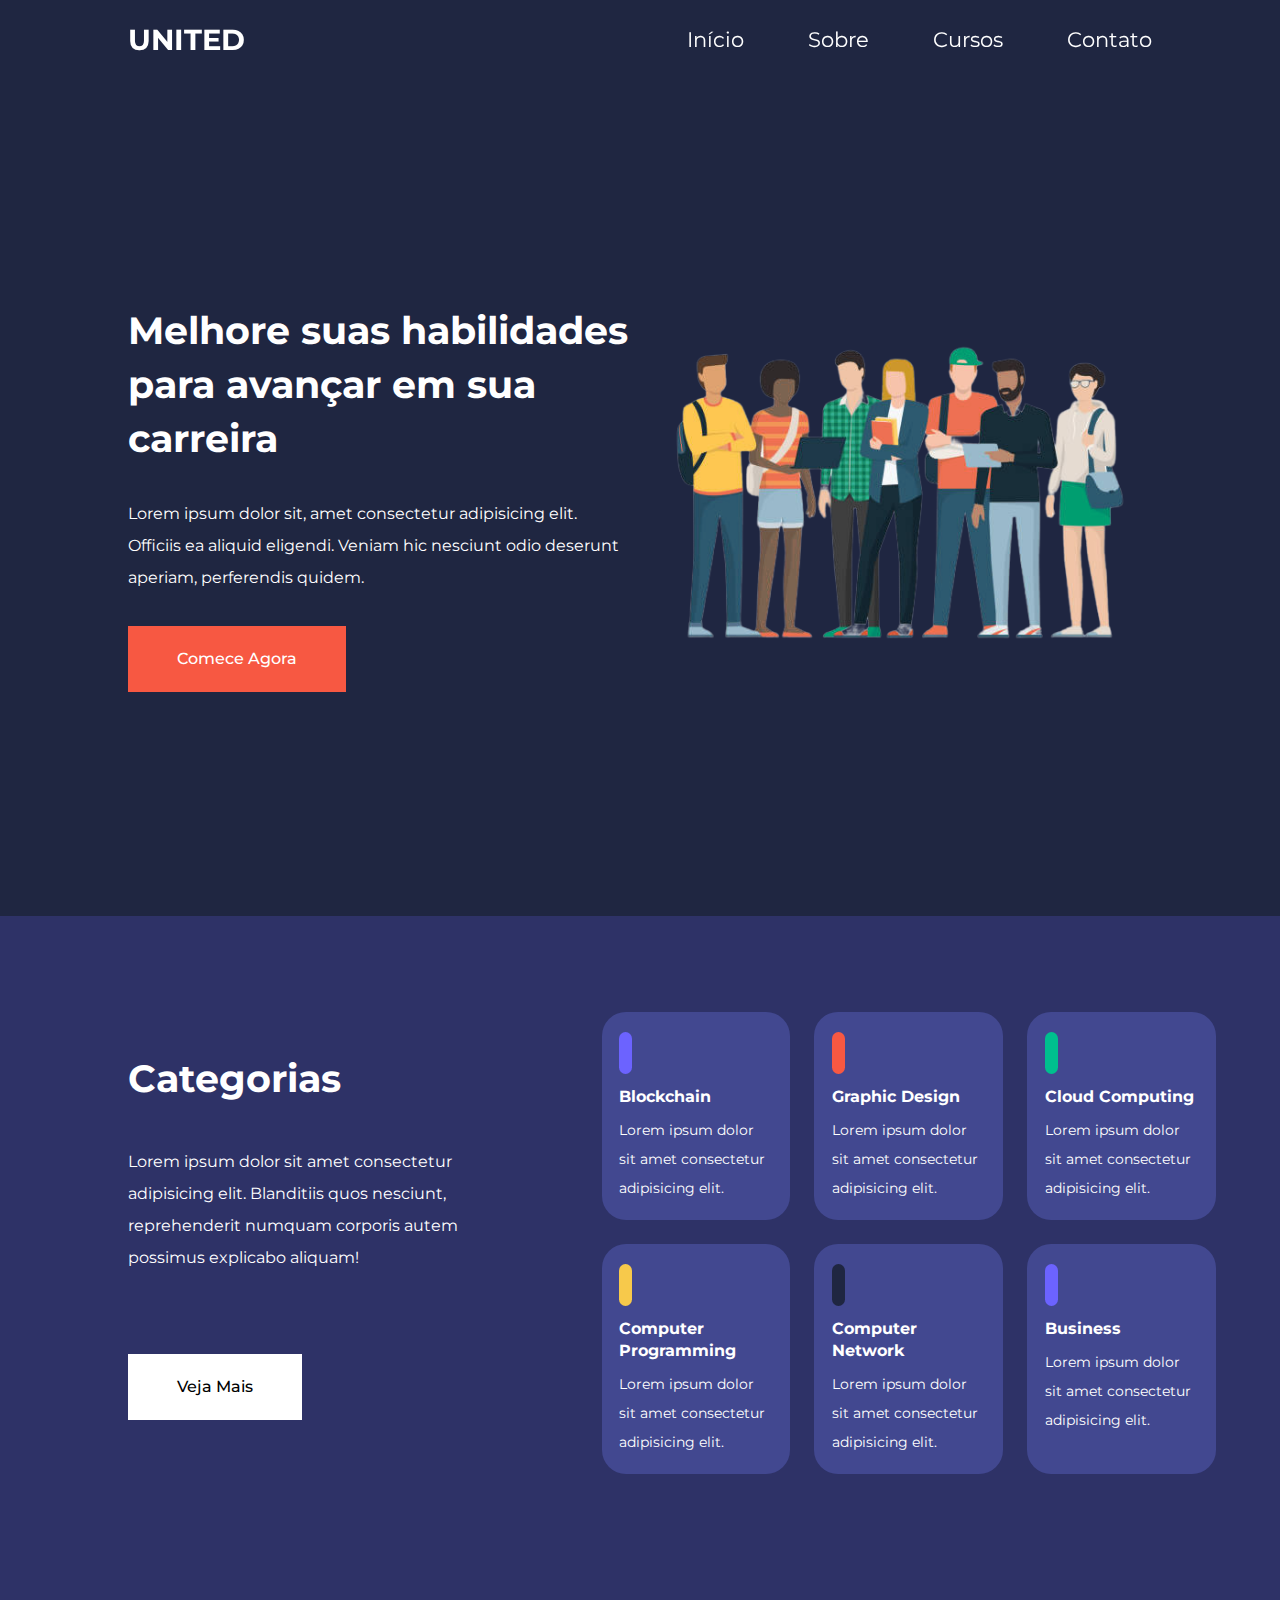
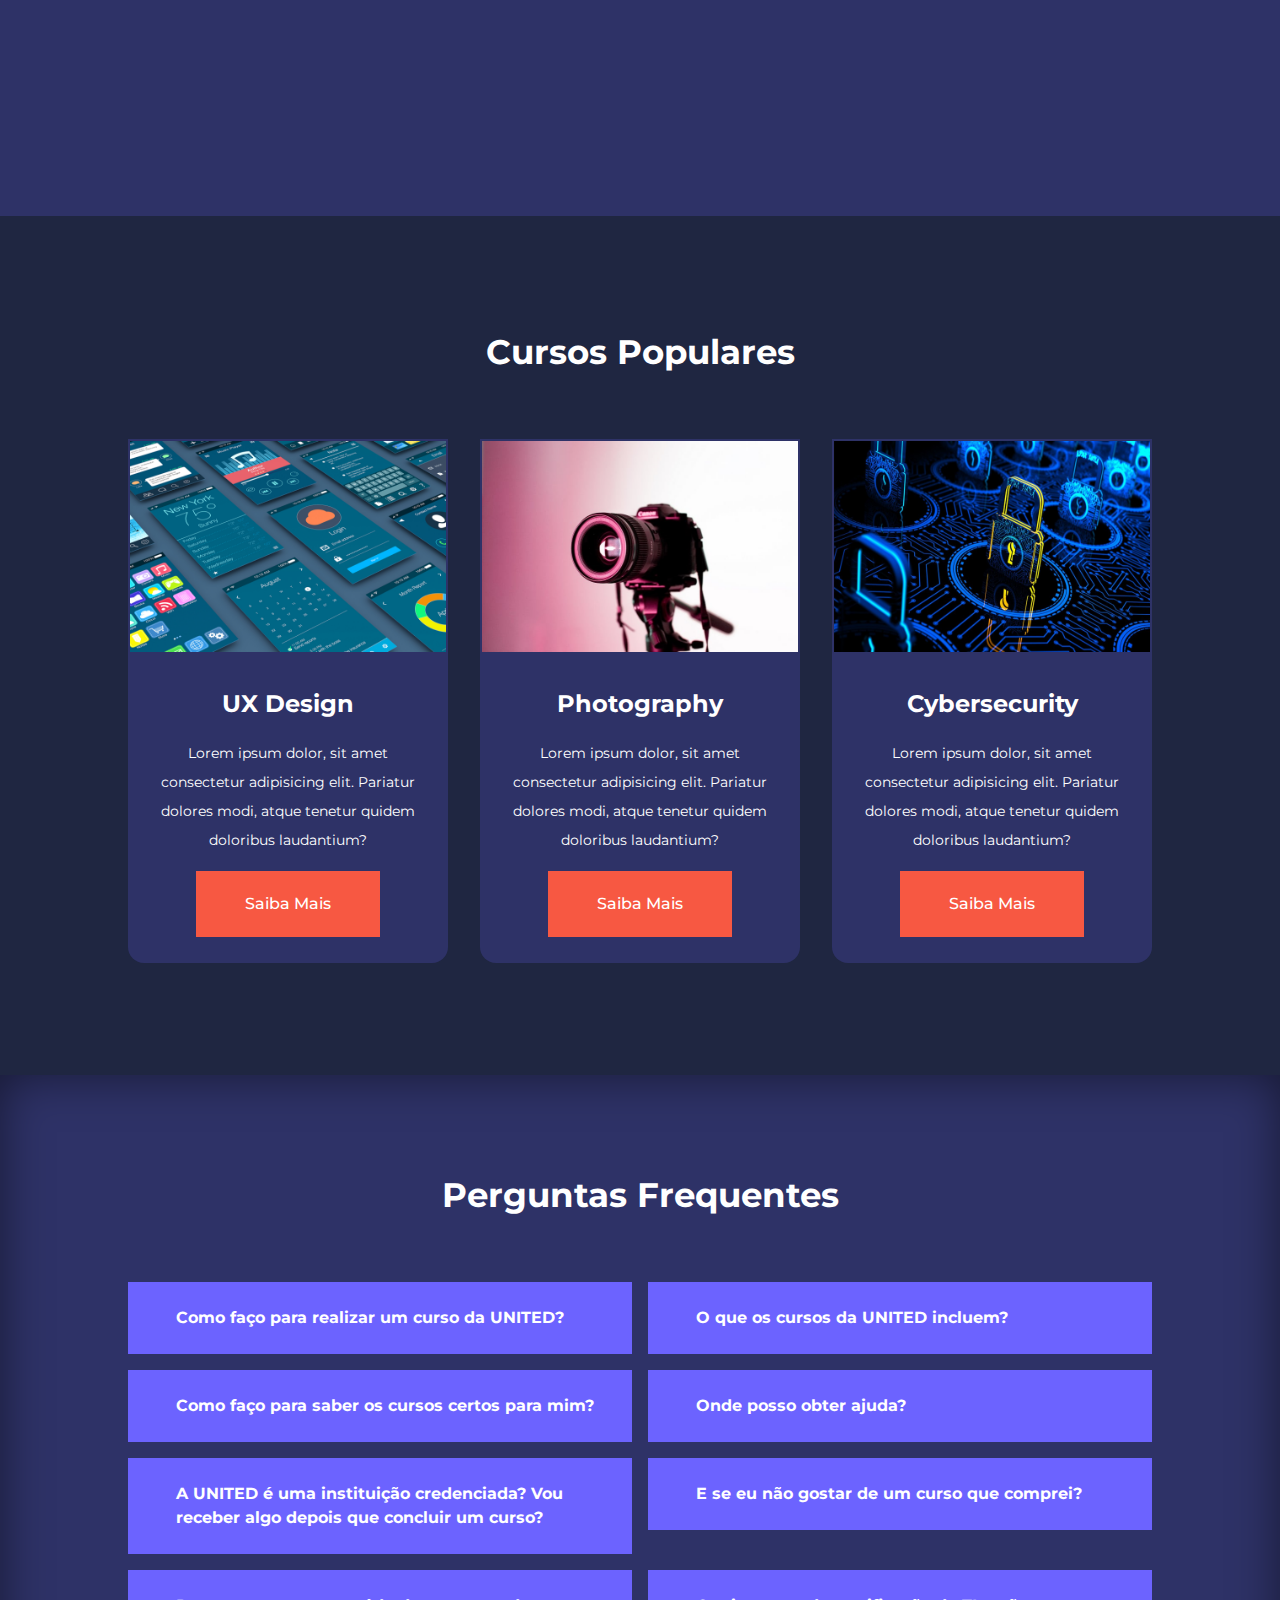
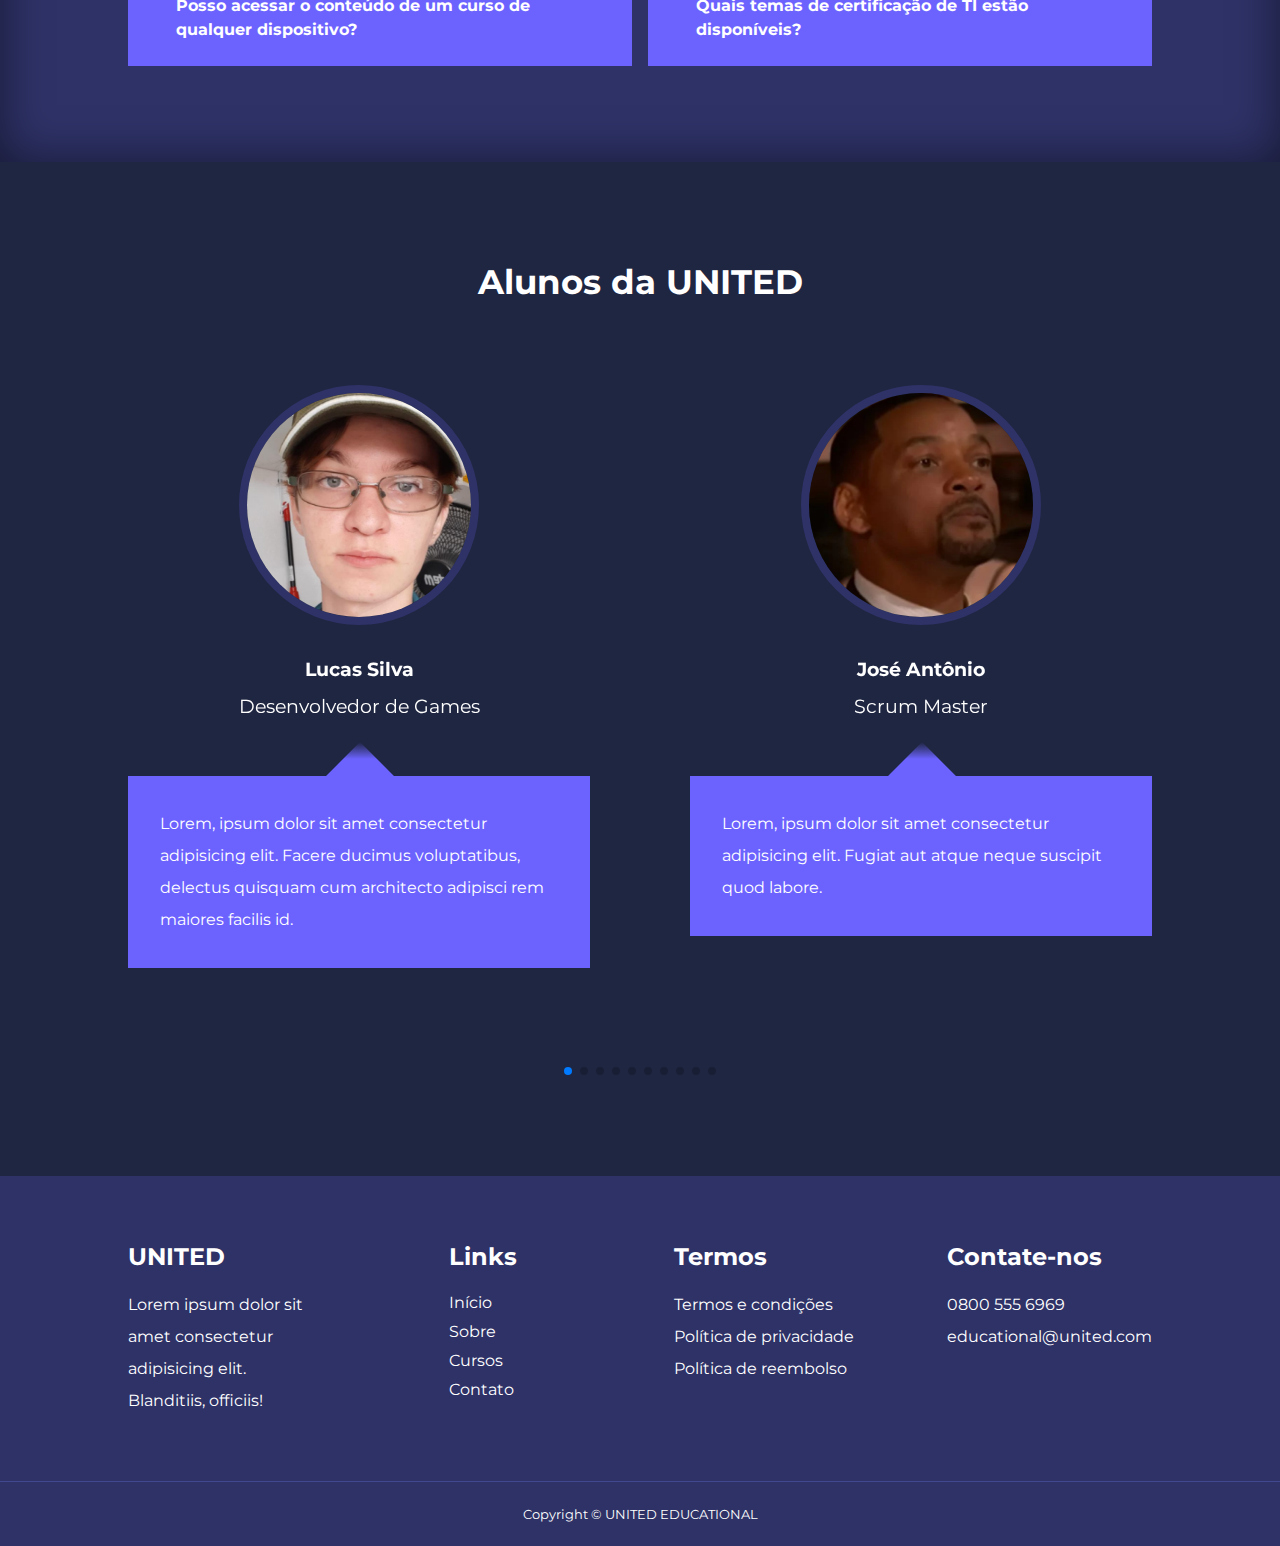
<file: index.html>
<!DOCTYPE html>
<html lang="en">
<head>
    <meta charset="UTF-8">
    <meta http-equiv="X-UA-Compatible" content="IE=edge">
    <meta name="viewport" content="width=device-width, initial-scale=1.0">
    <title>UNITED EDUCATIONAL</title>

    <!-- ICONSCOUT CDN -->
    <link rel="stylesheet" href="https://unicons.iconscout.com/release/v4.0.0/css/line.css">
    
    <!-- GOOGLE FONTS (MONTSERRAT) -->
    <link rel="preconnect" href="https://fonts.googleapis.com">
    <link rel="preconnect" href="https://fonts.gstatic.com" crossorigin>
    <link href="https://fonts.googleapis.com/css2?family=Montserrat:wght@300;400;500;600;700;800;900&display=swap" rel="stylesheet">

    <!-- SWIPER JS -->
    <link rel="stylesheet" href="https://unpkg.com/swiper@8/swiper-bundle.min.css"/>
    
    <link rel="stylesheet" href="css/estilo.css">

</head>
<body>

    <nav>
        <div class="container nav__container">
            <h3>UNITED</h3>
            <ul class="nav__menu">
                <li><a href="index.html">Início</a></li>
                <li><a href="html/sobre.html">Sobre</a></li>
                <li><a href="html/cursos.html">Cursos</a></li>
                <li><a href="html/contato.html">Contato</a></li>
            </ul>
            <button id="open-menu-btn"><i class="uil uil-bars"></i></button>
            <button id="close-menu-btn"><i class="uil uil-multiply"></i></button>
        </div>
    </nav>

    <header>
        <div class="container header__container">

            <div class="header__left">
                <h1>Melhore suas habilidades para avançar em sua carreira</h1>
                <p>
                    Lorem ipsum dolor sit, amet consectetur adipisicing elit. Officiis ea aliquid eligendi. Veniam hic nesciunt odio deserunt aperiam, perferendis quidem.
                </p>
                <a href="html/cursos.html" class="btn btn-primary">Comece Agora</a>
            </div>
            
            <div class="header__right">
                <div class="header__right-image">
                    <img src="img/background/image1.png">
                </div>
            </div>

        </div>
    </header>
    <!---------- FIM DO HEADER ---------->

    <section class="categories">
        <div class="container categories__container">

            <div class="categories__left">
                <h1>Categorias</h1>
                <p>
                    Lorem ipsum dolor sit amet consectetur adipisicing elit. Blanditiis quos nesciunt, reprehenderit numquam corporis autem possimus explicabo aliquam!
                </p>
                <a  href="html/blank.html" class="btn">Veja Mais</a>
            </div>
            <div class="categories__right">
                <article class="category">
                    <spam class="category__icon">
                        <i class="uil uil-bitcoin-sign"></i>
                    </spam>
                    <h5>Blockchain</h5>
                    <p>
                        Lorem ipsum dolor sit amet consectetur adipisicing elit.
                    </p>
                </article>

                <article class="category">
                    <spam class="category__icon">
                        <i class="uil uil-airplay"></i>
                    </spam>
                    <h5>Graphic Design</h5>
                    <p>
                        Lorem ipsum dolor sit amet consectetur adipisicing elit.
                    </p>
                </article>

                <article class="category">
                    <spam class="category__icon">
                        <i class="uil uil-cloud-computing"></i>
                    </spam>
                    <h5>Cloud Computing</h5>
                    <p>
                        Lorem ipsum dolor sit amet consectetur adipisicing elit.
                    </p>
                </article>

                <article class="category">
                    <spam class="category__icon">
                        <i class="uil uil-brackets-curly"></i>
                    </spam>
                    <h5>Computer Programming</h5>
                    <p>
                        Lorem ipsum dolor sit amet consectetur adipisicing elit.
                    </p>
                </article>

                <article class="category">
                    <spam class="category__icon">
                        <i class="uil uil-server-network-alt"></i>
                    </spam>
                    <h5>Computer Network</h5>
                    <p>
                        Lorem ipsum dolor sit amet consectetur adipisicing elit.
                    </p>
                </article>

                <article class="category">
                    <spam class="category__icon">
                        <i class="uil uil-analytics"></i>
                    </spam>
                    <h5>Business</h5>
                    <p>
                        Lorem ipsum dolor sit amet consectetur adipisicing elit.
                    </p>
                </article>
            </div>

        </div>
    </section>
    <!---------- FIM DAS CATEGORIAS ---------->

    <section class="courses">
        <h2>Cursos Populares</h2>
        <div class="container courses__container">

            <article class="course">
                <div class="course__image">
                    <img src="img/cursos/curso1.png">
                </div>
                <div class="course__info">
                    <h4>UX Design</h4>
                    <p>
                        Lorem ipsum dolor, sit amet consectetur adipisicing elit. Pariatur dolores modi, atque tenetur quidem doloribus laudantium?
                    </p>
                    <a href="html/cursos.html" class="btn btn-primary">Saiba Mais</a>
                </div>
            </article>

            <article class="course">
                <div class="course__image">
                    <img src="img/cursos/curso2.png">
                </div>
                <div class="course__info">
                    <h4>Photography</h4>
                    <p>
                        Lorem ipsum dolor, sit amet consectetur adipisicing elit. Pariatur dolores modi, atque tenetur quidem doloribus laudantium?
                    </p>
                    <a href="html/cursos.html" class="btn btn-primary">Saiba Mais</a>
                </div>
            </article>

            <article class="course">
                <div class="course__image">
                    <img src="img/cursos/curso3.png">
                </div>
                <div class="course__info">
                    <h4>Cybersecurity</h4>
                    <p>
                        Lorem ipsum dolor, sit amet consectetur adipisicing elit. Pariatur dolores modi, atque tenetur quidem doloribus laudantium?
                    </p>
                    <a href="html/cursos.html" class="btn btn-primary">Saiba Mais</a>
                </div>
            </article>

        </div>
    </section>
    <!---------- FIM DOS CURSOS ---------->

    <section class="faqs">
        <h2>Perguntas Frequentes</h2>
        <div class="container faqs__container">

            <article class="faq">
                <div class="faq__icon">
                    <i class="uil uil-plus"></i>
                </div>
                <div class="question_answer">
                    <h4>Como faço para realizar um curso da UNITED?</h4>
                    <p>
                        Lorem ipsum dolor sit amet consectetur, adipisicing elit. Assumenda amet quas accusamus culpa, officiis rem vel esse magni tempore repellat odit iusto nisi, quam eos voluptas sed, in commodi dignissimos.
                    </p>
                </div>
            </article>

            <article class="faq">
                <div class="faq__icon">
                    <i class="uil uil-plus"></i>
                </div>
                <div class="question_answer">
                    <h4>O que os cursos da UNITED incluem?</h4>
                    <p>
                        Lorem ipsum dolor sit amet consectetur, adipisicing elit. Assumenda amet quas accusamus culpa, officiis rem vel esse magni tempore repellat odit iusto nisi, quam eos voluptas sed, in commodi dignissimos.
                    </p>
                </div>
            </article>

            <article class="faq">
                <div class="faq__icon">
                    <i class="uil uil-plus"></i>
                </div>
                <div class="question_answer">
                    <h4>Como faço para saber os cursos certos para mim?</h4>
                    <p>
                        Lorem ipsum dolor sit amet consectetur, adipisicing elit. Assumenda amet quas accusamus culpa, officiis rem vel esse magni tempore repellat odit iusto nisi, quam eos voluptas sed, in commodi dignissimos.
                    </p>
                </div>
            </article>

            <article class="faq">
                <div class="faq__icon">
                    <i class="uil uil-plus"></i>
                </div>
                <div class="question_answer">
                    <h4>Onde posso obter ajuda?</h4>
                    <p>
                        Lorem ipsum dolor sit amet consectetur, adipisicing elit. Assumenda amet quas accusamus culpa, officiis rem vel esse magni tempore repellat odit iusto nisi, quam eos voluptas sed, in commodi dignissimos.
                    </p>
                </div>
            </article>

            <article class="faq">
                <div class="faq__icon">
                    <i class="uil uil-plus"></i>
                </div>
                <div class="question_answer">
                    <h4>A UNITED é uma instituição credenciada? Vou receber algo depois que concluir um curso?</h4>
                    <p>
                        Lorem ipsum dolor sit amet consectetur, adipisicing elit. Assumenda amet quas accusamus culpa, officiis rem vel esse magni tempore repellat odit iusto nisi, quam eos voluptas sed, in commodi dignissimos.
                    </p>
                </div>
            </article>

            <article class="faq">
                <div class="faq__icon">
                    <i class="uil uil-plus"></i>
                </div>
                <div class="question_answer">
                    <h4>E se eu não gostar de um curso que comprei?</h4>
                    <p>
                        Lorem ipsum dolor sit amet consectetur, adipisicing elit. Assumenda amet quas accusamus culpa, officiis rem vel esse magni tempore repellat odit iusto nisi, quam eos voluptas sed, in commodi dignissimos.
                    </p>
                </div>
            </article>

            <article class="faq">
                <div class="faq__icon">
                    <i class="uil uil-plus"></i>
                </div>
                <div class="question_answer">
                    <h4>Posso acessar o conteúdo de um curso de qualquer dispositivo?</h4>
                    <p>
                        Lorem ipsum dolor sit amet consectetur, adipisicing elit. Assumenda amet quas accusamus culpa, officiis rem vel esse magni tempore repellat odit iusto nisi, quam eos voluptas sed, in commodi dignissimos.
                    </p>
                </div>
            </article>

            <article class="faq">
                <div class="faq__icon">
                    <i class="uil uil-plus"></i>
                </div>
                <div class="question_answer">
                    <h4>Quais temas de certificação de TI estão disponíveis?</h4>
                    <p>
                        Lorem ipsum dolor sit amet consectetur, adipisicing elit. Assumenda amet quas accusamus culpa, officiis rem vel esse magni tempore repellat odit iusto nisi, quam eos voluptas sed, in commodi dignissimos.
                    </p>
                </div>
            </article>

        </div>
    </section>
    <!---------- FIM DAS PERGUNTAS FREQUENTES---------->

    <section class="container testimonials__container mySwiper">
        <h2>Alunos da UNITED</h2>
        <div class="swiper-wrapper">

            <article class="testimonial swiper-slide">
                <div class="avatar">
                    <img src="img/avatares/avatar1.png">
                </div>
                <div class="testimonial__info">
                    <h5>Lucas Silva</h5>
                    <small>Desenvolvedor de Games</small>  
                </div>
                <div class="testimonial__body">
                    <p>
                        Lorem, ipsum dolor sit amet consectetur adipisicing elit. Facere ducimus voluptatibus, delectus quisquam cum architecto adipisci rem maiores facilis id.
                    </p>
                </div>
            </article>

            <article class="testimonial swiper-slide">
                <div class="avatar">
                    <img src="img/avatares/avatar2.png">
                </div>
                <div class="testimonial__info">
                    <h5>José Antônio</h5>
                    <small>Scrum Master</small>  
                </div>
                <div class="testimonial__body">
                    <p>
                        Lorem, ipsum dolor sit amet consectetur adipisicing elit. Fugiat aut atque neque suscipit quod labore.
                    </p>
                </div>
            </article>

            <article class="testimonial swiper-slide">
                <div class="avatar">
                    <img src="img/avatares/avatar3.png">
                </div>
                <div class="testimonial__info">
                    <h5>Leon Ribeiro</h5>
                    <small>Engenheiro de Software</small>  
                </div>
                <div class="testimonial__body">
                    <p>
                        الألم في حد ذاته مهم للنخبة الشحمية الرئيسية. وللحصول على شيء من الشد الذي يتبعهم ، فإن استقباله يصده ، كأنه لم يوبخ الابن العجوز ، من قبل مخترع هذه الهدايا.
                    </p>
                </div>
            </article>

            <article class="testimonial swiper-slide">
                <div class="avatar">
                    <img src="img/avatares/savana.png">
                </div>
                <div class="testimonial__info">
                    <h5>Savana Alencar</h5>
                    <small>Estudante</small>  
                </div>
                <div class="testimonial__body">
                    <p>
                        Lorem, ipsum dolor sit amet consectetur adipisicing elit. Perferendis ratione quod dolor nihil voluptates neque consequuntur ullam quas.
                    </p>
                </div>
            </article>

            <article class="testimonial swiper-slide">
                <div class="avatar">
                    <img src="img/avatares/avatar5.png">
                </div>
                <div class="testimonial__info">
                    <h5>Mônica Alves</h5>
                    <small>Web Designer</small>  
                </div>
                <div class="testimonial__body">
                    <p>
                        Lorem ipsum dolor sit amet consectetur adipisicing elit. Pariatur odit placeat cumque neque eum assumenda dicta adipisci a error quasi debitis repellendus saepe, hic quisquam possimus magnam. Maiores, aspernatur illum.
                    </p>
                </div>
            </article>

            <article class="testimonial swiper-slide">
                <div class="avatar">
                    <img src="img/avatares/avatar6.png">
                </div>
                <div class="testimonial__info">
                    <h5>Cindy Oliveira</h5>
                    <small>Analista de Redes</small>  
                </div>
                <div class="testimonial__body">
                    <p>
                        Lorem ipsum dolor sit amet consectetur adipisicing elit. Libero, ex!
                    </p>
                </div>
            </article>

            <article class="testimonial swiper-slide">
                <div class="avatar">
                    <img src="img/avatares/avatar7.jpg">
                </div>
                <div class="testimonial__info">
                    <h5>Carlos Eduardo</h5>
                    <small>Barbeiro</small>  
                </div>
                <div class="testimonial__body">
                    <p>
                        Lorem ipsum dolor sit amet consectetur adipisicing elit. Molestiae ipsam, tenetur eius magnam sit vitae.
                    </p>
                </div>
            </article>

            <article class="testimonial swiper-slide">
                <div class="avatar">
                    <img src="img/avatares/avatar8.jpg">
                </div>
                <div class="testimonial__info">
                    <h5>Brayan Santos</h5>
                    <small>Empresário</small>  
                </div>
                <div class="testimonial__body">
                    <p>
                        Lorem ipsum dolor sit amet, consectetur adipisicing elit. Reprehenderit, velit.
                    </p>
                </div>
            </article>

            <article class="testimonial swiper-slide">
                <div class="avatar">
                    <img src="img/avatares/avatar9.jpg">
                </div>
                <div class="testimonial__info">
                    <h5>Ana Clara</h5>
                    <small>Fotógrafa</small>  
                </div>
                <div class="testimonial__body">
                    <p>
                        Lorem ipsum dolor sit amet consectetur adipisicing elit. Reiciendis assumenda voluptas, magnam, accusantium nemo deleniti possimus, a impedit voluptatibus reprehenderit libero qui nostrum perspiciatis voluptatem.
                    </p>
                </div>
            </article>

            <article class="testimonial swiper-slide">
                <div class="avatar">
                    <img src="img/avatares/avatar10.jpg">
                </div>
                <div class="testimonial__info">
                    <h5>João Pedro</h5>
                    <small>Desenvolvedor</small>  
                </div>
                <div class="testimonial__body">
                    <p>
                        Lorem ipsum dolor sit amet consectetur adipisicing elit. Minus expedita accusamus molestias.
                    </p>
                </div>
            </article>

            <article class="testimonial swiper-slide">
                <div class="avatar">
                    <img src="img/avatares/avatar11.jpg">
                </div>
                <div class="testimonial__info">
                    <h5>Marcos Júnior</h5>
                    <small>Analista de Sistemas</small>  
                </div>
                <div class="testimonial__body">
                    <p>
                        Lorem ipsum dolor sit amet consectetur adipisicing elit. Impedit illo tempore fugit. Veniam odit harum iste officiis in?
                    </p>
                </div>
            </article>

        </div>
        <div class="swiper-pagination"></div>

    </section>
    <!---------- FIM DAS TESTEMUNHAS ---------->

    <footer class="footer">
        <div class="container footer__container">

            <div class="footer__1">
                <h4>UNITED</h4>
                <p>
                    Lorem ipsum dolor sit amet consectetur adipisicing elit. Blanditiis, officiis!
                </p>
            </div>

            <div class="footer__2">
                <h4>Links</h4>
                    <ul class="permalinks">
                        <li><a href="index.html">Início</a></li>
                        <li><a href="html/sobre.html">Sobre</a></li>
                        <li><a href="html/cursos.html">Cursos</a></li>
                        <li><a href="html/contato.html">Contato</a></li>
                    </ul>
                </h4>
            </div>

            <div class="footer__3">
                <h4>Termos</h4>
                    <ul class="privacy">
                        <li><a href="html/blank.html">Termos e condições</a></li>
                        <li><a href="html/blank.html">Política de privacidade</a></li>
                        <li><a href="html/blank.html">Política de reembolso</a></li>
                    </ul>
                </h4>
            </div>

            <div class="footer__4">
                <h4>Contate-nos</h4>
                    <div>
                        <p>0800 555 6969</p>
                        <p>educational@united.com</p>
                    </div>
                </h4>

                <ul class="footer__socials">
                    <li>
                        <a href="https://www.facebook.com/united-educational" target="_blank"><i class="uil uil-facebook"></i></a>
                    </li>
                    <li>
                        <a href="https://www.instagram.com/united-educational" target="_blank"><i class="uil uil-instagram"></i></a>
                    </li>
                    <li>
                        <a href="https://twitter.com/united-educational" target="_blank"><i class="uil uil-twitter"></i></a>
                    </li>
                    <li>
                        <a href="https://www.linkedin.com/united-educational" target="_blank"><i class="uil uil-linkedin"></i></a>
                    </li>
                </ul>
            </div>

        </div>

        <div class="footer__copyright">
            <small>
                Copyright &copy; UNITED EDUCATIONAL
            </small>
        </div>

    </footer>
    <!---------- FIM DO FOOTER ---------->

    <script src="js/main.js"></script>
    
    <script src="https://unpkg.com/swiper@8/swiper-bundle.min.js"></script>

    <script>
        var swiper = new Swiper(".mySwiper", {
            slidesPerView: 1,
            spaceBetween: 100,
            pagination: {
            el: ".swiper-pagination",
            clickable: false,
            },
            // Quando a largura da janela for >= 700px
            breakpoints: {
                700:{
                    slidesPerView: 2,
                }
            }
        });
    </script>

</body>
</html>
</file>
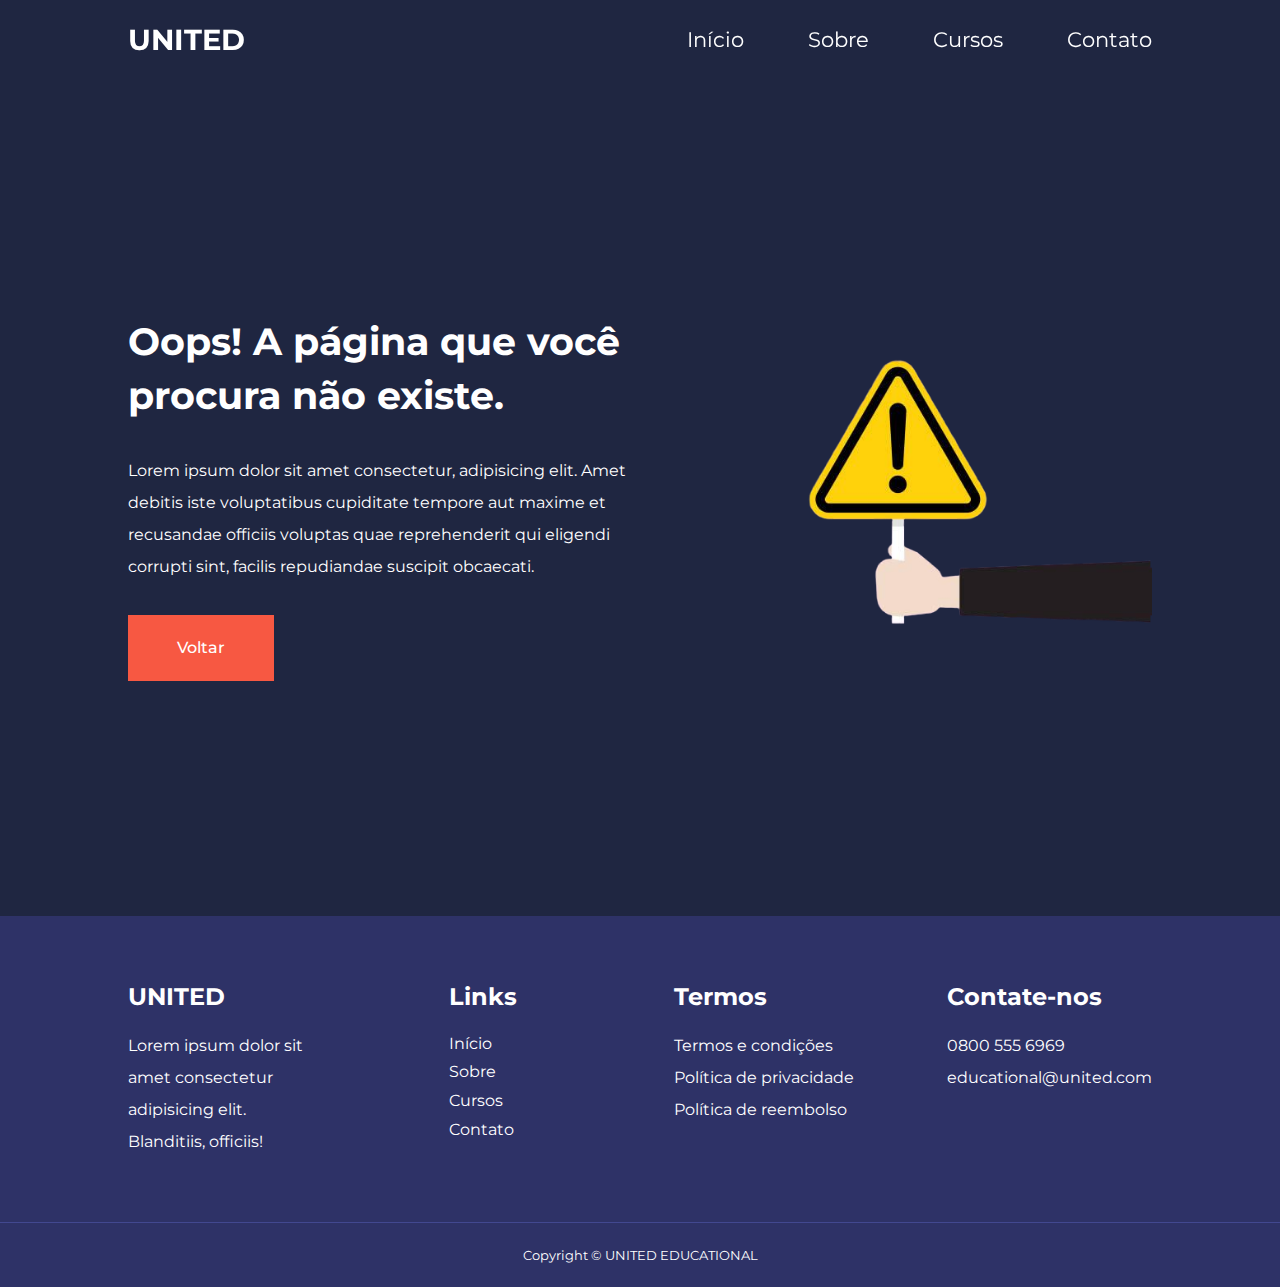
<file: html/blank.html>
<!DOCTYPE html>
<html lang="en">
<head>
    <meta charset="UTF-8">
    <meta http-equiv="X-UA-Compatible" content="IE=edge">
    <meta name="viewport" content="width=device-width, initial-scale=1.0">
    <title>UNITED</title>

    <!-- ICONSCOUT CDN -->
    <link rel="stylesheet" href="https://unicons.iconscout.com/release/v4.0.0/css/line.css">
    
    <!-- GOOGLE FONTS (MONTSERRAT) -->
    <link rel="preconnect" href="https://fonts.googleapis.com">
    <link rel="preconnect" href="https://fonts.gstatic.com" crossorigin>
    <link href="https://fonts.googleapis.com/css2?family=Montserrat:wght@300;400;500;600;700;800;900&display=swap" rel="stylesheet">
    
    <link rel="stylesheet" href="../css/estilo.css">

</head>
<body>
    <nav>
        <div class="container nav__container">
            <h3>UNITED</h3>
            <ul class="nav__menu">
                <li><a href="../index.html">Início</a></li>
                <li><a href="sobre.html">Sobre</a></li>
                <li><a href="cursos.html">Cursos</a></li>
                <li><a href="contato.html">Contato</a></li>
            </ul>
            <button id="open-menu-btn"><i class="uil uil-bars"></i></button>
            <button id="close-menu-btn"><i class="uil uil-multiply"></i></button>
        </div>
    </nav>

    <header>
        <div class="container header__container">

            <div class="header__left">
                <h1>Oops! A página que você procura não existe.</h1>
                <p>
                    Lorem ipsum dolor sit amet consectetur, adipisicing elit. Amet debitis iste voluptatibus cupiditate tempore aut maxime et recusandae officiis voluptas quae reprehenderit qui eligendi corrupti sint, facilis repudiandae suscipit obcaecati.
                </p>
                <a href="../index.html" class="btn btn-primary">Voltar</a>
            </div>
            <div class="header__right">
                <div class="header__right-image">
                    <img src="../img/background/error.png">
                </div>
            </div>

        </div>
    </header>

    <footer class="footer">
        <div class="container footer__container">

            <div class="footer__1">
                <h4>UNITED</h4>
                <p>
                    Lorem ipsum dolor sit amet consectetur adipisicing elit. Blanditiis, officiis!
                </p>
            </div>

            <div class="footer__2">
                <h4>Links</h4>
                    <ul class="permalinks">
                        <li><a href="index.html">Início</a></li>
                        <li><a href="sobre.html">Sobre</a></li>
                        <li><a href="cursos.html">Cursos</a></li>
                        <li><a href="contato.html">Contato</a></li>
                    </ul>
                </h4>
            </div>

            <div class="footer__3">
                <h4>Termos</h4>
                    <ul class="privacy">
                        <li><a href="#">Termos e condições</a></li>
                        <li><a href="#">Política de privacidade</a></li>
                        <li><a href="#">Política de reembolso</a></li>
                    </ul>
                </h4>
            </div>

            <div class="footer__4">
                <h4>Contate-nos</h4>
                    <div>
                        <p>0800 555 6969</p>
                        <p>educational@united.com</p>
                    </div>
                </h4>

                <ul class="footer__socials">
                    <li>
                        <a href="https://www.facebook.com/united-educational" target="_blank"><i class="uil uil-facebook"></i></a>
                    </li>
                    <li>
                        <a href="https://www.instagram.com/united-educational" target="_blank"><i class="uil uil-instagram"></i></a>
                    </li>
                    <li>
                        <a href="https://twitter.com/united-educational" target="_blank"><i class="uil uil-twitter"></i></a>
                    </li>
                    <li>
                        <a href="https://www.linkedin.com/united-educational" target="_blank"><i class="uil uil-linkedin"></i></a>
                    </li>
                </ul>
            </div>

        </div>

        <div class="footer__copyright">
            <small>
                Copyright &copy; UNITED EDUCATIONAL
            </small>
        </div>

    </footer>
  
</body>

<script src="../js/main.js"></script>

</html>
</file>
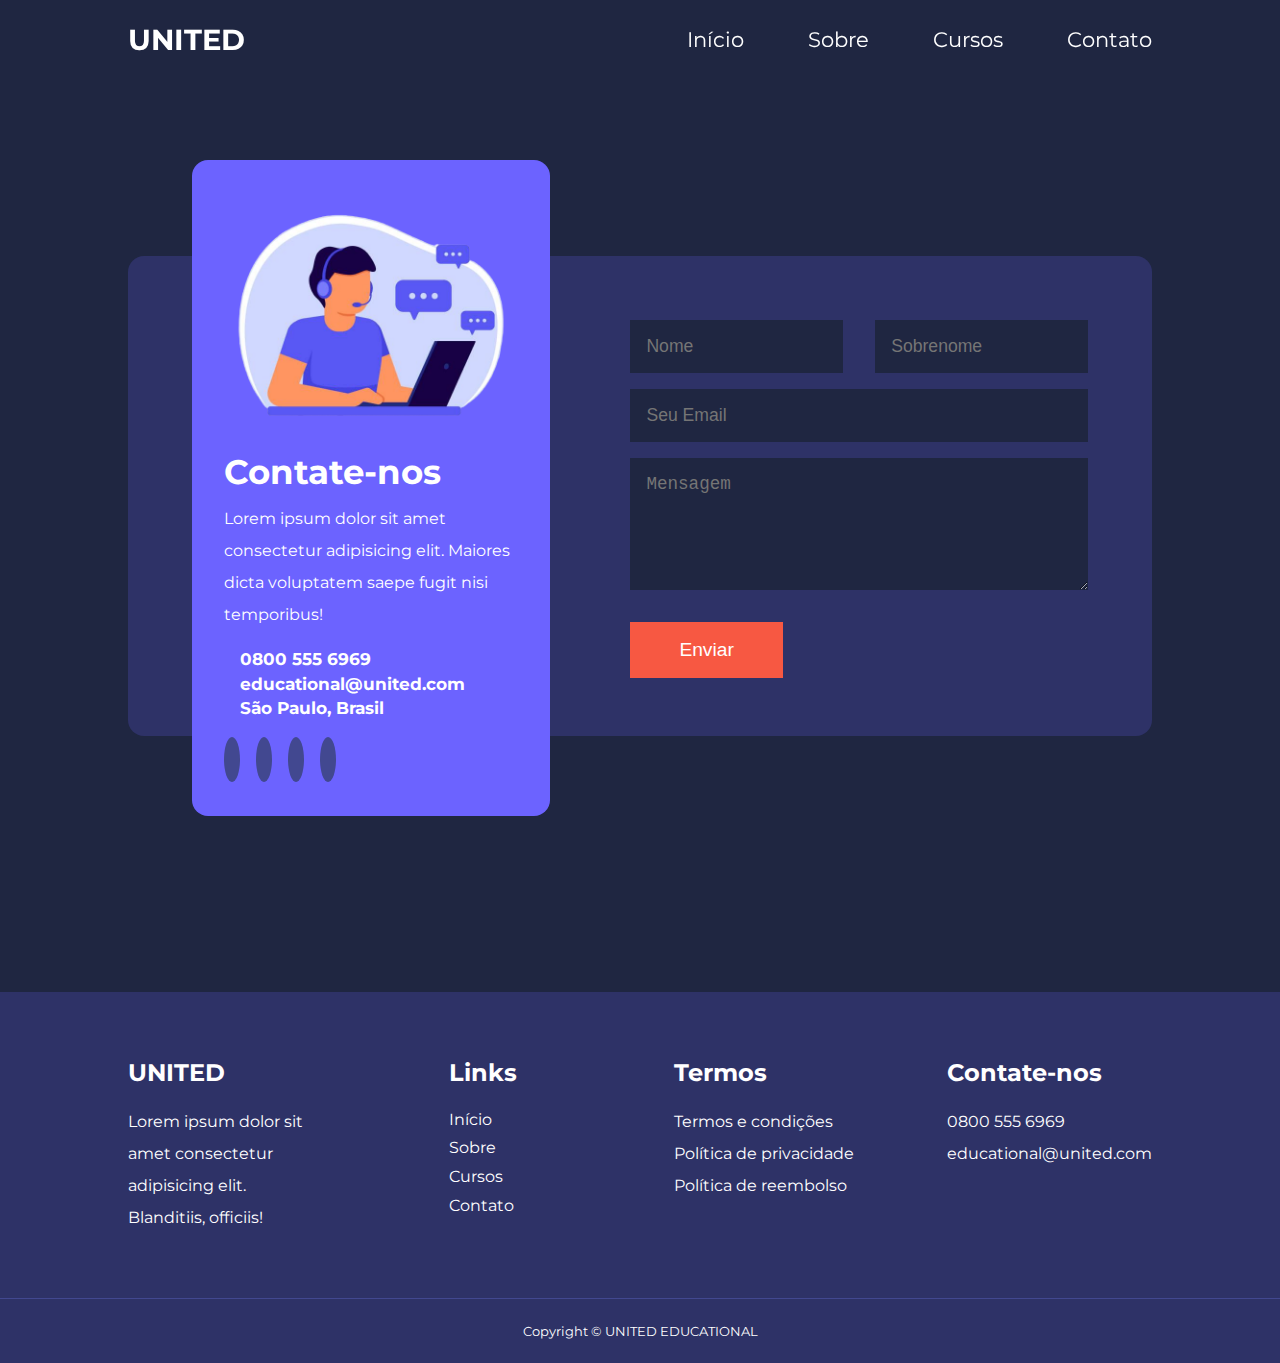
<file: html/contato.html>
<!DOCTYPE html>
<html lang="en">
<head>
    <meta charset="UTF-8">
    <meta http-equiv="X-UA-Compatible" content="IE=edge">
    <meta name="viewport" content="width=device-width, initial-scale=1.0">
    <title>UNITED EDUCATIONAL</title>

    <!-- ICONSCOUT CDN -->
    <link rel="stylesheet" href="https://unicons.iconscout.com/release/v4.0.0/css/line.css">
    
    <!-- GOOGLE FONTS (MONTSERRAT) -->
    <link rel="preconnect" href="https://fonts.googleapis.com">
    <link rel="preconnect" href="https://fonts.gstatic.com" crossorigin>
    <link href="https://fonts.googleapis.com/css2?family=Montserrat:wght@300;400;500;600;700;800;900&display=swap" rel="stylesheet">
  
    <link rel="stylesheet" href="../css/estilo.css">
    <link rel="stylesheet" href="../css/contato.css">

</head>
<body>
    <nav>
        <div class="container nav__container">
            <h3>UNITED</h3>
            <ul class="nav__menu">
                <li><a href="../index.html">Início</a></li>
                <li><a href="sobre.html">Sobre</a></li>
                <li><a href="cursos.html">Cursos</a></li>
                <li><a href="contato.html">Contato</a></li>
            </ul>
            <button id="open-menu-btn"><i class="uil uil-bars"></i></button>
            <button id="close-menu-btn"><i class="uil uil-multiply"></i></button>
        </div>
    </nav>

    <section class="contact">
        <div class="container contact__container">
            <aside class="contact__aside">
                <div class="aside__image">
                    <img src="../img/background/contact.png">
                </div>
                <h2>Contate-nos</h2>
                <p>
                    Lorem ipsum dolor sit amet consectetur adipisicing elit. Maiores dicta voluptatem saepe fugit nisi temporibus!
                </p>
                <ul class="contact__details">
                    <li>   
                        <i class="uil uil-phone-times"></i>
                        <h5>0800 555 6969</h5>
                    </li>
                    <li>
                        <i class="uil uil-envelope"></i>
                        <h5>educational@united.com</h5>
                    </li>
                    <li>
                        <i class="uil uil-location-point"></i>
                        <h5>São Paulo, Brasil</h5>
                    </li>    
                </ul>
                <ul class="contact__socials">
                    <li>
                        <a href="https://www.instagram.com/united-educational" target="_blank"><i class="uil uil-facebook"></i></a>
                    </li>
                    <li>
                        <a href="https://twitter.com/united-educational" target="_blank"><i class="uil uil-instagram"></i></a>
                    </li>
                    <li>
                        <a href="https://www.facebook.com/united-educational" target="_blank"><i class="uil uil-twitter"></i></a>
                    </li>
                    <li>
                        <a href="https://www.linkedin.com/united-educational" target="_blank"><i class="uil uil-linkedin"></i></a>
                    </li>
                </ul>
            </aside>

            <form action="https://formspree.io/f/mvolvkga" method="POST" class="contact__form">
                <div class="form__name">
                    <input type="text" maxlength="50" name="Nome" placeholder="Nome" required>
                    <input type="text" maxlength="50" name="Sobrenome" placeholder="Sobrenome" required>
                </div>
                <input type="email" maxlength="100" name="Email" placeholder="Seu Email" required>
                <textarea name="Message" maxlength="1000" rows="5" placeholder="Mensagem" required></textarea>
                <button type="submit" class="btn btn-primary">Enviar</button>
            </form>

        </div>
    </section>

    <footer class="footer">
        <div class="container footer__container">
    
            <div class="footer__1">
                <h4>UNITED</h4>
                <p>
                    Lorem ipsum dolor sit amet consectetur adipisicing elit. Blanditiis, officiis!
                </p>
            </div>
    
            <div class="footer__2">
                <h4>Links</h4>
                    <ul class="permalinks">
                        <li><a href="../index.html">Início</a></li>
                        <li><a href="sobre.html">Sobre</a></li>
                        <li><a href="cursos.html">Cursos</a></li>
                        <li><a href="contato.html">Contato</a></li>
                    </ul>
                </h4>
            </div>
    
            <div class="footer__3">
                <h4>Termos</h4>
                    <ul class="privacy">
                        <li><a href="blank.html">Termos e condições</a></li>
                        <li><a href="blank.html">Política de privacidade</a></li>
                        <li><a href="blank.html">Política de reembolso</a></li>
                    </ul>
                </h4>
            </div>
    
            <div class="footer__4">
                <h4>Contate-nos</h4>
                    <div>
                        <p>0800 555 6969</p>
                        <p>educational@united.com</p>
                    </div>
                </h4>
    
                <ul class="footer__socials">
                    <li>
                        <a href="https://www.facebook.com/united-educational" target="_blank"><i class="uil uil-facebook"></i></a>
                    </li>
                    <li>
                        <a href="https://www.instagram.com/united-educational" target="_blank"><i class="uil uil-instagram"></i></a>
                    </li>
                    <li>
                        <a href="https://twitter.com/united-educational" target="_blank"><i class="uil uil-twitter"></i></a>
                    </li>
                    <li>
                        <a href="https://www.linkedin.com/united-educational" target="_blank"><i class="uil uil-linkedin"></i></a>
                    </li>
                </ul>
            </div>
    
        </div>
    
        <div class="footer__copyright">
            <small>
                Copyright &copy; UNITED EDUCATIONAL
            </small>
        </div>
    
    </footer>
</body>

<script src="../js/main.js"></script>
<script>
    window.addEventListener('scroll', () => {
        document.querySelector('nav').classList.toggle
        ('window-scroll', window.scrollY > 200);
    });
</script>

</html>
</file>
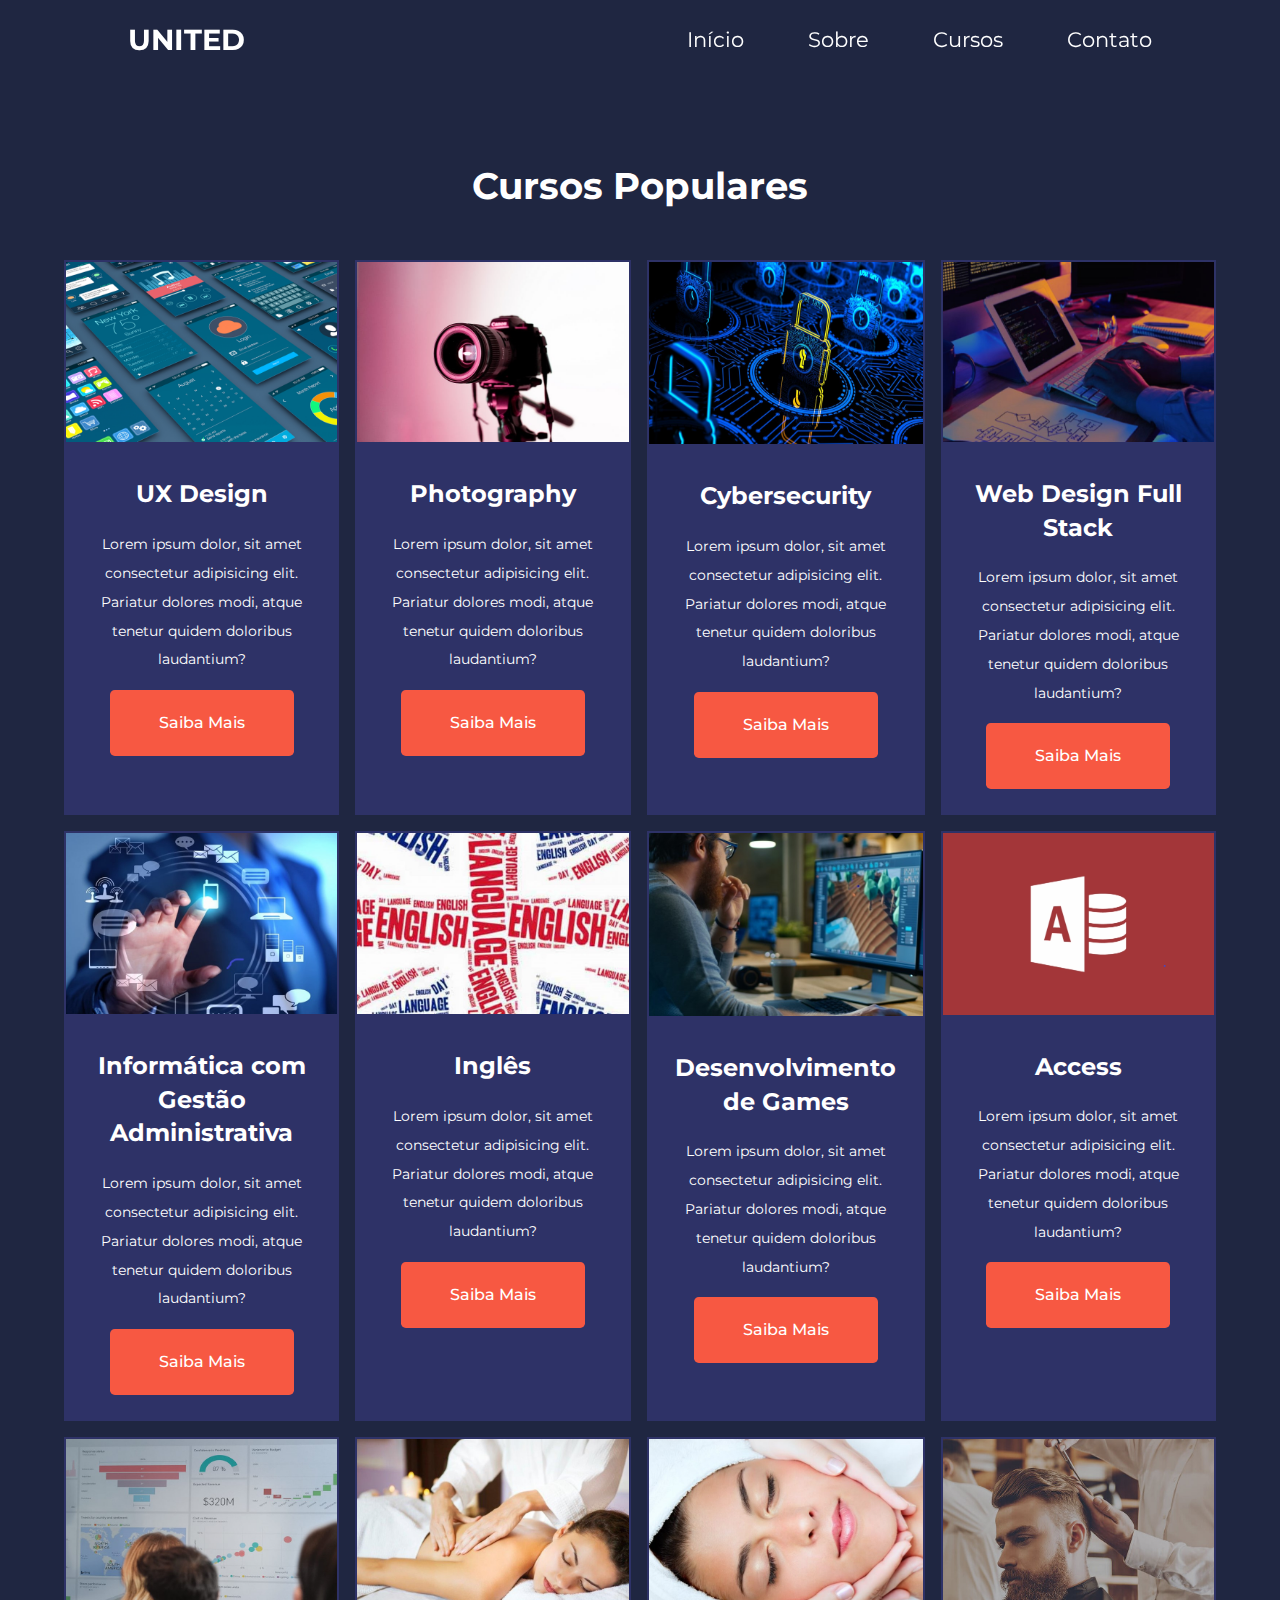
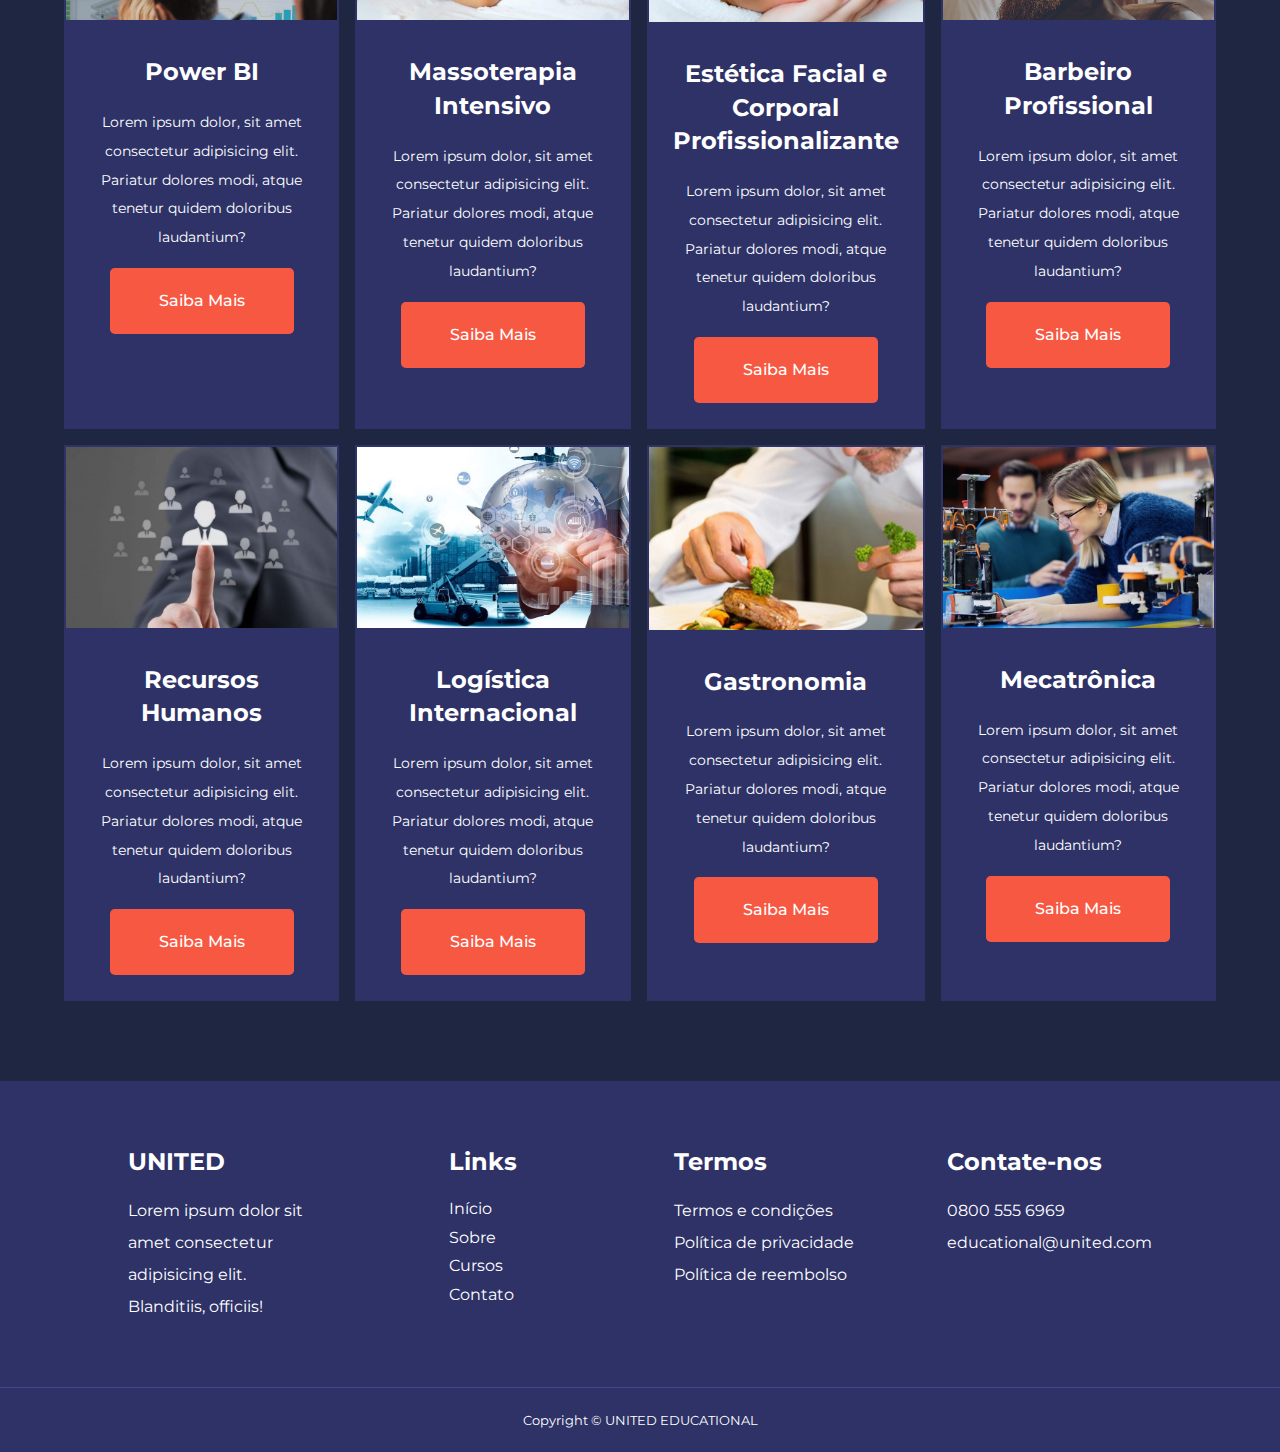
<file: html/cursos.html>
<!DOCTYPE html>
<html lang="en">
<head>
    <meta charset="UTF-8">
    <meta http-equiv="X-UA-Compatible" content="IE=edge">
    <meta name="viewport" content="width=device-width, initial-scale=1.0">
    <title>UNITED EDUCATIONAL</title>

    <!-- ICONSCOUT CDN -->
    <link rel="stylesheet" href="https://unicons.iconscout.com/release/v4.0.0/css/line.css">
    
    <!-- GOOGLE FONTS (MONTSERRAT) -->
    <link rel="preconnect" href="https://fonts.googleapis.com">
    <link rel="preconnect" href="https://fonts.gstatic.com" crossorigin>
    <link href="https://fonts.googleapis.com/css2?family=Montserrat:wght@300;400;500;600;700;800;900&display=swap" rel="stylesheet">

    <link rel="stylesheet" href="../css/estilo.css">
    <style>

        .course{
            border-radius: 0;
        }
        
        .btn{
            border-radius: 0.3rem;
        }

        .courses{
            padding: 0;
            margin: 5rem 0 5rem;
        }

        .courses > h1{
            text-align: center;
            font-size: 2.3rem;
            padding: 5rem 0 3rem;
        }

        .courses__container{
            width: var(--container-width-md);
            gap: 1rem;
            grid-template-columns: repeat(4, 1fr);
        }       

        @media screen and (max-width: 1024px){

            .courses__container{
                grid-template-columns: repeat(2, 1fr);
            }

            .courses > h1{
                font-size: 2rem;
            }
        }

        @media screen and (max-width: 720px){

            .courses__container{
                grid-template-columns: 1fr;
            }

            .courses > h1{
                font-size: 1.7rem;
            }
        }

    </style>
</head>
<body>
    <nav>
        <div class="container nav__container">
            <h3>UNITED</h3>
            <ul class="nav__menu">
                <li><a href="../index.html">Início</a></li>
                <li><a href="sobre.html">Sobre</a></li>
                <li><a href="cursos.html">Cursos</a></li>
                <li><a href="contato.html">Contato</a></li>
            </ul>
            <button id="open-menu-btn"><i class="uil uil-bars"></i></button>
            <button id="close-menu-btn"><i class="uil uil-multiply"></i></button>
        </div>
    </nav>

    <section class="courses">
        <h1>Cursos Populares</h1>
        <div class="container courses__container">

            <article class="course">
                <div class="course__image">
                    <img src="../img/cursos/curso1.png">
                </div>
                <div class="course__info">
                    <h4>UX Design</h4>
                    <p>
                        Lorem ipsum dolor, sit amet consectetur adipisicing elit. Pariatur dolores modi, atque tenetur quidem doloribus laudantium?
                    </p>
                    <a href="contato.html" class="btn btn-primary">Saiba Mais</a>
                </div>
            </article>

            <article class="course">
                <div class="course__image">
                    <img src="../img/cursos/curso2.png">
                </div>
                <div class="course__info">
                    <h4>Photography</h4>
                    <p>
                        Lorem ipsum dolor, sit amet consectetur adipisicing elit. Pariatur dolores modi, atque tenetur quidem doloribus laudantium?
                    </p>
                    <a href="contato.html" class="btn btn-primary">Saiba Mais</a>
                </div>
            </article>

            <article class="course">
                <div class="course__image">
                    <img src="../img/cursos/curso3.png">
                </div>
                <div class="course__info">
                    <h4>Cybersecurity</h4>
                    <p>
                        Lorem ipsum dolor, sit amet consectetur adipisicing elit. Pariatur dolores modi, atque tenetur quidem doloribus laudantium?
                    </p>
                    <a href="contato.html" class="btn btn-primary">Saiba Mais</a>
                </div>
            </article>
           
            <article class="course">
                <div class="course__image">
                    <img src="../img/cursos/Curso4.jpg">
                </div>
                <div class="course__info">
                    <h4>Web Design Full Stack</h4>
                    <p>
                        Lorem ipsum dolor, sit amet consectetur adipisicing elit. Pariatur dolores modi, atque tenetur quidem doloribus laudantium?
                    </p>
                    <a href="contato.html" class="btn btn-primary">Saiba Mais</a>
                </div>
            </article>

            <article class="course">
                <div class="course__image">
                    <img src="../img/cursos/Curso5.jpg">
                </div>
                <div class="course__info">
                    <h4>Informática com Gestão Administrativa</h4>
                    <p>
                        Lorem ipsum dolor, sit amet consectetur adipisicing elit. Pariatur dolores modi, atque tenetur quidem doloribus laudantium?
                    </p>
                    <a href="contato.html" class="btn btn-primary">Saiba Mais</a>
                </div>
            </article>

            <article class="course">
                <div class="course__image">
                    <img src="../img/cursos/Curso6.jpg">
                </div>
                <div class="course__info">
                    <h4>Inglês</h4>
                    <p>
                        Lorem ipsum dolor, sit amet consectetur adipisicing elit. Pariatur dolores modi, atque tenetur quidem doloribus laudantium?
                    </p>
                    <a href="contato.html" class="btn btn-primary">Saiba Mais</a>
                </div>
            </article>
            
            <article class="course">
                <div class="course__image">
                    <img src="../img/cursos/Curso7.jpg">
                </div>
                <div class="course__info">
                    <h4>Desenvolvimento de Games</h4>
                    <p>
                        Lorem ipsum dolor, sit amet consectetur adipisicing elit. Pariatur dolores modi, atque tenetur quidem doloribus laudantium?
                    </p>
                    <a href="contato.html" class="btn btn-primary">Saiba Mais</a>
                </div>
            </article>

            <article class="course">
                <div class="course__image">
                    <img src="../img/cursos/Curso8.png">
                </div>
                <div class="course__info">
                    <h4>Access</h4>
                    <p>
                        Lorem ipsum dolor, sit amet consectetur adipisicing elit. Pariatur dolores modi, atque tenetur quidem doloribus laudantium?
                    </p>
                    <a href="contato.html" class="btn btn-primary">Saiba Mais</a>
                </div>
            </article>

            <article class="course">
                <div class="course__image">
                    <img src="../img/cursos/Curso9.jpg">
                </div>
                <div class="course__info">
                    <h4>Power BI</h4>
                    <p>
                        Lorem ipsum dolor, sit amet consectetur adipisicing elit. Pariatur dolores modi, atque tenetur quidem doloribus laudantium?
                    </p>
                    <a href="contato.html" class="btn btn-primary">Saiba Mais</a>
                </div>
            </article>
            
            <article class="course">
                <div class="course__image">
                    <img src="../img/cursos/Curso10.jpg">
                </div>
                <div class="course__info">
                    <h4>Massoterapia Intensivo</h4>
                    <p>
                        Lorem ipsum dolor, sit amet consectetur adipisicing elit. Pariatur dolores modi, atque tenetur quidem doloribus laudantium?
                    </p>
                    <a href="contato.html" class="btn btn-primary">Saiba Mais</a>
                </div>
            </article>

            <article class="course">
                <div class="course__image">
                    <img src="../img/cursos/Curso11.jpg">
                </div>
                <div class="course__info">
                    <h4>Estética Facial e Corporal Profissionalizante</h4>
                    <p>
                        Lorem ipsum dolor, sit amet consectetur adipisicing elit. Pariatur dolores modi, atque tenetur quidem doloribus laudantium?
                    </p>
                    <a href="contato.html" class="btn btn-primary">Saiba Mais</a>
                </div>
            </article>

            <article class="course">
                <div class="course__image">
                    <img src="../img/cursos/Curso12.jpg">
                </div>
                <div class="course__info">
                    <h4>Barbeiro Profissional</h4>
                    <p>
                        Lorem ipsum dolor, sit amet consectetur adipisicing elit. Pariatur dolores modi, atque tenetur quidem doloribus laudantium?
                    </p>
                    <a href="contato.html" class="btn btn-primary">Saiba Mais</a>
                </div>
            </article>
            
            <article class="course">
                <div class="course__image">
                    <img src="../img/cursos/Curso13.jpg">
                </div>
                <div class="course__info">
                    <h4>Recursos Humanos</h4>
                    <p>
                        Lorem ipsum dolor, sit amet consectetur adipisicing elit. Pariatur dolores modi, atque tenetur quidem doloribus laudantium?
                    </p>
                    <a href="contato.html" class="btn btn-primary">Saiba Mais</a>
                </div>
            </article>

            <article class="course">
                <div class="course__image">
                    <img src="../img/cursos/Curso14.jpg">
                </div>
                <div class="course__info">
                    <h4>Logística Internacional</h4>
                    <p>
                        Lorem ipsum dolor, sit amet consectetur adipisicing elit. Pariatur dolores modi, atque tenetur quidem doloribus laudantium?
                    </p>
                    <a href="contato.html" class="btn btn-primary">Saiba Mais</a>
                </div>
            </article>

            <article class="course">
                <div class="course__image">
                    <img src="../img/cursos/Curso15.jpg">
                </div>
                <div class="course__info">
                    <h4>Gastronomia</h4>
                    <p>
                        Lorem ipsum dolor, sit amet consectetur adipisicing elit. Pariatur dolores modi, atque tenetur quidem doloribus laudantium?
                    </p>
                    <a href="contato.html" class="btn btn-primary">Saiba Mais</a>
                </div>
            </article>
            
            <article class="course">
                <div class="course__image">
                    <img src="../img/cursos/Curso16.jpg">
                </div>
                <div class="course__info">
                    <h4>Mecatrônica</h4>
                    <p>
                        Lorem ipsum dolor, sit amet consectetur adipisicing elit. Pariatur dolores modi, atque tenetur quidem doloribus laudantium?
                    </p>
                    <a href="contato.html" class="btn btn-primary">Saiba Mais</a>
                </div>
            </article>
            
        </div>
    </section>

    <footer class="footer">
        <div class="container footer__container">
    
            <div class="footer__1">
                <h4>UNITED</h4>
                <p>
                    Lorem ipsum dolor sit amet consectetur adipisicing elit. Blanditiis, officiis!
                </p>
            </div>
    
            <div class="footer__2">
                <h4>Links</h4>
                    <ul class="permalinks">
                        <li><a href="../index.html">Início</a></li>
                        <li><a href="sobre.html">Sobre</a></li>
                        <li><a href="cursos.html">Cursos</a></li>
                        <li><a href="contato.html">Contato</a></li>
                    </ul>
                </h4>
            </div>
    
            <div class="footer__3">
                <h4>Termos</h4>
                    <ul class="privacy">
                        <li><a href="blank.html">Termos e condições</a></li>
                        <li><a href="blank.html">Política de privacidade</a></li>
                        <li><a href="blank.html">Política de reembolso</a></li>
                    </ul>
                </h4>
            </div>
    
            <div class="footer__4">
                <h4>Contate-nos</h4>
                    <div>
                        <p>0800 555 6969</p>
                        <p>educational@united.com</p>
                    </div>
                </h4>
    
                <ul class="footer__socials">
                    <li>
                        <a href="https://www.facebook.com/united-educational" target="_blank"><i class="uil uil-facebook"></i></a>
                    </li>
                    <li>
                        <a href="https://www.instagram.com/united-educational" target="_blank"><i class="uil uil-instagram"></i></a>
                    </li>
                    <li>
                        <a href="https://twitter.com/united-educational" target="_blank"><i class="uil uil-twitter"></i></a>
                    </li>
                    <li>
                        <a href="https://www.linkedin.com/united-educational" target="_blank"><i class="uil uil-linkedin"></i></a>
                    </li>
                </ul>
            </div>
    
        </div>
    
        <div class="footer__copyright">
            <small>
                Copyright &copy; UNITED EDUCATIONAL
            </small>
        </div>
    
    </footer>
</body>

    <script src="../js/main.js"></script>

</html>
</file>
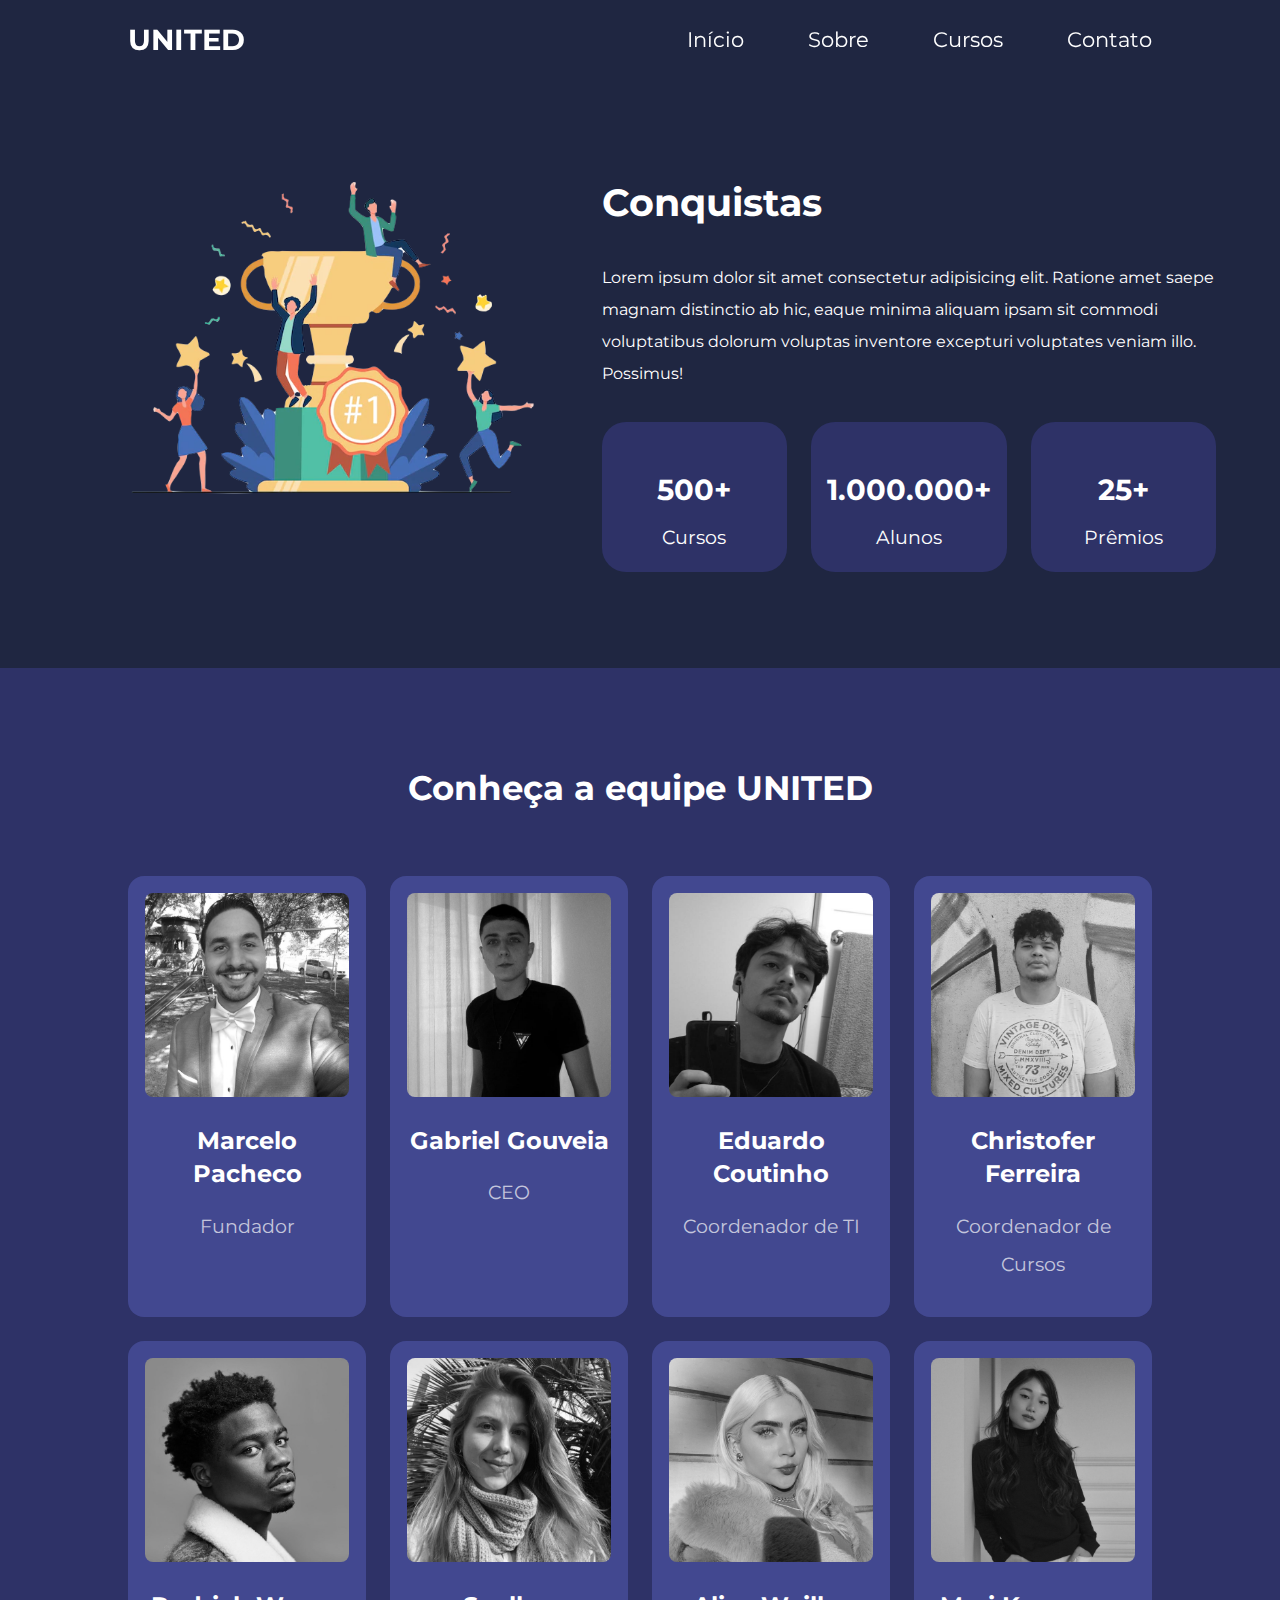
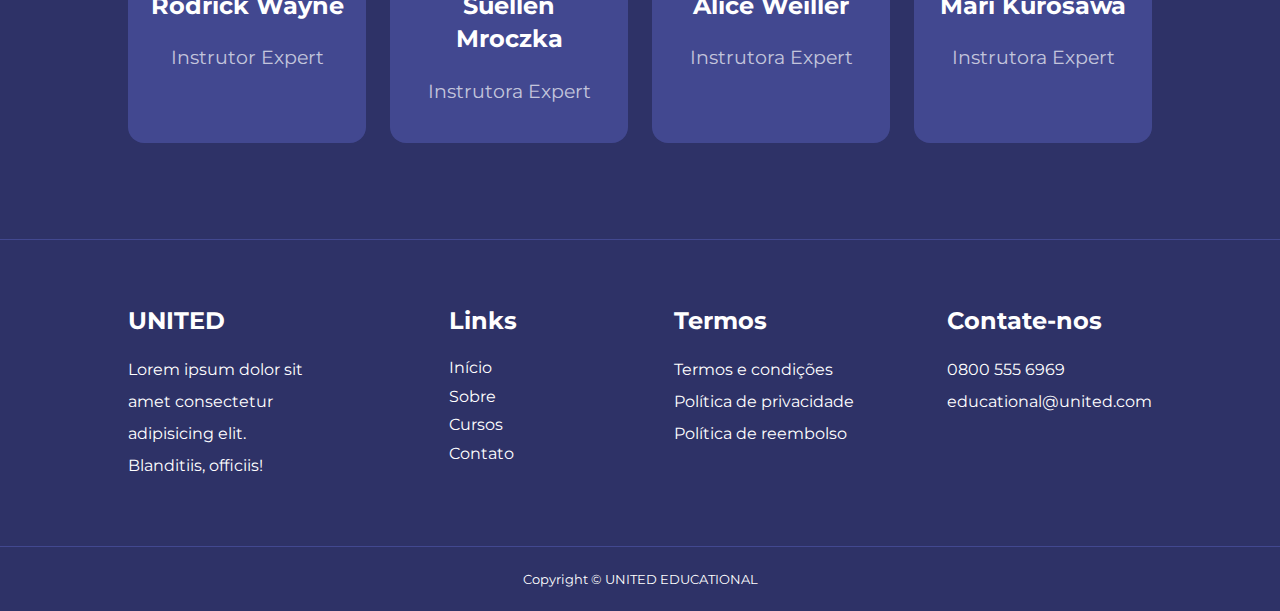
<file: html/sobre.html>
<!DOCTYPE html>
<html lang="en">
<head>
    <meta charset="UTF-8">
    <meta http-equiv="X-UA-Compatible" content="IE=edge">
    <meta name="viewport" content="width=device-width, initial-scale=1.0">
    <title>UNITED EDUCATIONAL</title>

    <!-- ICONSCOUT CDN -->
    <link rel="stylesheet" href="https://unicons.iconscout.com/release/v4.0.0/css/line.css">
    
    <!-- GOOGLE FONTS (MONTSERRAT) -->
    <link rel="preconnect" href="https://fonts.googleapis.com">
    <link rel="preconnect" href="https://fonts.gstatic.com" crossorigin>
    <link href="https://fonts.googleapis.com/css2?family=Montserrat:wght@300;400;500;600;700;800;900&display=swap" rel="stylesheet">
   
    <link rel="stylesheet" href="../css/estilo.css">
    <link rel="stylesheet" href="../css/sobre.css">

</head>
<body>
    <nav>
        <div class="container nav__container">
            <h3>UNITED</h3>
            <ul class="nav__menu">
                <li><a href="../index.html">Início</a></li>
                <li><a href="sobre.html">Sobre</a></li>
                <li><a href="cursos.html">Cursos</a></li>
                <li><a href="contato.html">Contato</a></li>
            </ul>
            <button id="open-menu-btn"><i class="uil uil-bars"></i></button>
            <button id="close-menu-btn"><i class="uil uil-multiply"></i></button>
        </div>
    </nav>

    <section class="about__achievements">
        <div class="container about__achievements-container">
            <div class="about__achievements-left">
                <img src="../img/background/about-achievements.png">
            </div>

            <div class="about__achievements-right">
                <h1>Conquistas</h1>
                <p>
                    Lorem ipsum dolor sit amet consectetur adipisicing elit. Ratione amet saepe magnam distinctio ab hic, eaque minima aliquam ipsam sit commodi voluptatibus dolorum voluptas inventore excepturi voluptates veniam illo. Possimus!
                </p>
                <div class="achievements__cards">
                    <article class="achievement__card">
                        <span class="achievement__icon">
                            <i class="uil uil-video"></i>
                        </span>
                        <h3>500+</h3>
                        <p>Cursos</p>
                    </article>

                    <article class="achievement__card">
                        <span class="achievement__icon">
                            <i class="uil uil-users-alt"></i>
                        </span>
                        <h3>1.000.000+</h3>
                        <p>Alunos</p>
                    </article>

                    <article class="achievement__card">
                        <span class="achievement__icon">
                            <i class="uil uil-trophy"></i>
                        </span>
                        <h3>25+</h3>
                        <p>Prêmios</p>
                    </article>
                </div>
            </div>

        </div>
    </section>

    <section class="team">
        <h2>Conheça a equipe UNITED</h2>
        <div class="container team__container">
            <article class="team__member">
                <div class="team__member-image">
                    <img src="../img/sobre/marcelo.png">
                </div>
                <div class="team__member-info">
                    <h4>Marcelo Pacheco</h4>
                    <p>Fundador</p>
                </div>
                <div class="team__member-socials">
                    <a href="https://www.instagram.com/marcelo.p2" target="_blank"><i class="uil uil-instagram"></i></a>
                    <a href="https://www.twitter.com/marcelo_p2" target="_blank"><i class="uil uil-twitter-alt"></i></a>
                    <a href="https://www.linkedin.com/in/marcelo-pacheco-144360161" target="_blank"><i class="uil uil-linkedin-alt"></i></a>
                </div>
            </article>

            <article class="team__member">
                <div class="team__member-image">
                    <img src="../img/sobre/gouveia.png">
                </div>
                <div class="team__member-info">
                    <h4>Gabriel Gouveia</h4>
                    <p>CEO</p>
                </div>
                <div class="team__member-socials">
                    <a href="https://www.instagram.com/gouveiaa_12" target="_blank"><i class="uil uil-instagram"></i></a>
                    <a href="https://twitter.com/0-1" target="_blank"><i class="uil uil-twitter-alt"></i></a>
                    <a href="https://www.linkedin.com/0" target="_blank"><i class="uil uil-linkedin-alt"></i></a>
                </div>
            </article>

            <article class="team__member">
                <div class="team__member-image">
                    <img src="../img/sobre/couto.png">
                </div>
                <div class="team__member-info">
                    <h4>Eduardo Coutinho</h4>
                    <p>Coordenador de TI</p>
                </div>
                <div class="team__member-socials">
                    <a href="https://www.instagram.com/coutinho_tope" target="_blank"><i class="uil uil-instagram"></i></a>
                    <a href="https://www.twitter.com/coutotop" target="_blank"><i class="uil uil-twitter-alt"></i></a>
                    <a href="https://www.linkedin.com/0" target="_blank"><i class="uil uil-linkedin-alt"></i></a>
                </div>
            </article>

            <article class="team__member">
                <div class="team__member-image">
                    <img src="../img/sobre/chris.png">
                </div>
                <div class="team__member-info">
                    <h4>Christofer Ferreira</h4>
                    <p>Coordenador de Cursos</p>
                </div>
                <div class="team__member-socials">
                    <a href="https://www.instagram.com/chsfn_" target="_blank"><i class="uil uil-instagram"></i></a>
                    <a href="https://twitter.com/0-1" target="_blank"><i class="uil uil-twitter-alt"></i></a>
                    <a href="https://www.linkedin.com/0" target="_blank"><i class="uil uil-linkedin-alt"></i></a>
                </div>
            </article>

            <article class="team__member">
                <div class="team__member-image">
                    <img src="../img/sobre/marcos.png">
                </div>
                <div class="team__member-info">
                    <h4>Rodrick Wayne</h4>
                    <p>Instrutor Expert</p>
                </div>
                <div class="team__member-socials">
                    <a><i class="uil uil-instagram"></i></a>
                    <a><i class="uil uil-twitter-alt"></i></a>
                    <a><i class="uil uil-linkedin-alt"></i></a>
                </div>
            </article>

            <article class="team__member">
                <div class="team__member-image">
                    <img src="../img/sobre/SuellenSobre.jpg">
                </div>
                <div class="team__member-info">
                    <h4>Suellen Mroczka</h4>
                    <p>Instrutora Expert</p>
                </div>
                <div class="team__member-socials">
                    <a><i class="uil uil-instagram"></i></a>
                    <a><i class="uil uil-twitter-alt"></i></a>
                    <a><i class="uil uil-linkedin-alt"></i></a>
                </div>
            </article>

            <article class="team__member">
                <div class="team__member-image">
                    <img src="../img/sobre/jade.png">
                </div>
                <div class="team__member-info">
                    <h4>Alice Weiller</h4>
                    <p>Instrutora Expert</p>
                </div>
                <div class="team__member-socials">
                    <a><i class="uil uil-instagram"></i></a>
                    <a><i class="uil uil-twitter-alt"></i></a>
                    <a><i class="uil uil-linkedin-alt"></i></a>
                </div>
            </article>

            <article class="team__member">
                <div class="team__member-image">
                    <img src="../img/sobre/giulia.png">
                </div>
                <div class="team__member-info">
                    <h4>Mari Kurosawa</h4>
                    <p>Instrutora Expert</p>
                </div>
                <div class="team__member-socials">
                    <a><i class="uil uil-instagram"></i></a>
                    <a><i class="uil uil-twitter-alt"></i></a>
                    <a><i class="uil uil-linkedin-alt"></i></a>
                </div>
            </article>
        </div>
    </section> 

    <footer class="footer">
        <div class="container footer__container">
    
            <div class="footer__1">
                <h4>UNITED</h4>
                <p>
                    Lorem ipsum dolor sit amet consectetur adipisicing elit. Blanditiis, officiis!
                </p>
            </div>
    
            <div class="footer__2">
                <h4>Links</h4>
                    <ul class="permalinks">
                        <li><a href="../index.html">Início</a></li>
                        <li><a href="sobre.html">Sobre</a></li>
                        <li><a href="cursos.html">Cursos</a></li>
                        <li><a href="contato.html">Contato</a></li>
                    </ul>
                </h4>
            </div>
    
            <div class="footer__3">
                <h4>Termos</h4>
                    <ul class="privacy">
                        <li><a href="blank.html">Termos e condições</a></li>
                        <li><a href="blank.html">Política de privacidade</a></li>
                        <li><a href="blank.html">Política de reembolso</a></li>
                    </ul>
                </h4>
            </div>
    
            <div class="footer__4">
                <h4>Contate-nos</h4>
                    <div>
                        <p>0800 555 6969</p>
                        <p>educational@united.com</p>
                    </div>
                </h4>
    
                <ul class="footer__socials">
                    <li>
                        <a href="https://www.facebook.com/united-educational" target="_blank"><i class="uil uil-facebook"></i></a>
                    </li>
                    <li>
                        <a href="https://www.instagram.com/united-educational" target="_blank"><i class="uil uil-instagram"></i></a>
                    </li>
                    <li>
                        <a href="https://twitter.com/united-educational" target="_blank"><i class="uil uil-twitter"></i></a>
                    </li>
                    <li>
                        <a href="https://www.linkedin.com/united-educational" target="_blank"><i class="uil uil-linkedin"></i></a>
                    </li>
                </ul>
            </div>
    
        </div>
    
        <div class="footer__copyright">
            <small>
                Copyright &copy; UNITED EDUCATIONAL
            </small>
        </div>
    
    </footer>
</body>

<script src="../js/main.js"></script>

</html>
</file>
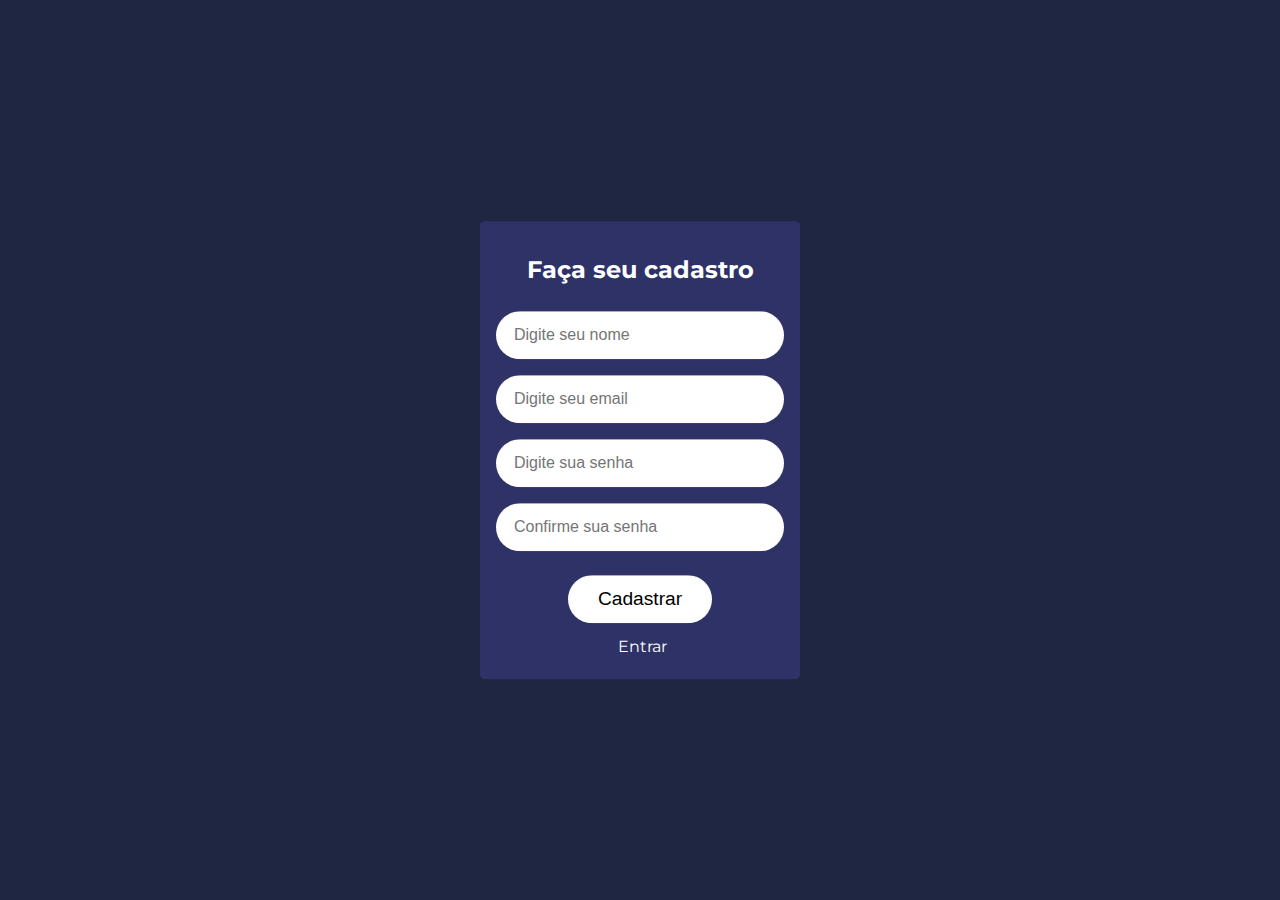
<file: login/cadastro.html>
<!DOCTYPE html>
<html lang="en">
<head>
    <meta charset="UTF-8">
    <meta http-equiv="X-UA-Compatible" content="IE=edge">
    <meta name="viewport" content="width=device-width, initial-scale=1.0">
    <title>UNITED EDUCATIONAL</title>
    
    <!-- ICONSCOUT CDN -->
    <link rel="stylesheet" href="https://unicons.iconscout.com/release/v4.0.0/css/line.css">
    
    <!-- GOOGLE FONTS (MONTSERRAT) -->
    <link rel="preconnect" href="https://fonts.googleapis.com">
    <link rel="preconnect" href="https://fonts.gstatic.com" crossorigin>
    <link href="https://fonts.googleapis.com/css2?family=Montserrat:wght@4300;00;500;600;700;800;900&display=swap" rel="stylesheet">

    <link rel="stylesheet" href="../css/estilo.css">
    <link rel="stylesheet" href="../css/cadastro.css">

    <style>
        .uil-eye{
            color: black;
            position: absolute;
            margin: -3rem 15.5rem 0;
            cursor: pointer;
        }

        .uil-eye-slash{
            color: black;
            position: absolute;
            margin: -3rem 15.5rem 0;
            cursor: pointer;
        }

        @-moz-document url-prefix() {
            .uil-eye{
                margin: 1rem -2rem 0;
            }
            .uil-eye-slash{
                margin: 1rem -2rem 0;
            }
        }
    </style>

</head>
<body>
    <form>
        <h4>Faça seu cadastro</h4>
        <label id="msgCadastro"></label>
        <label id="msgErro"></label>
        <input type="text" id="nome" placeholder="Digite seu nome" maxlength="50" required />
        <input type="email" id="email" placeholder="Digite seu email" maxlength="50" required />
        <input type="password" id="senha" placeholder="Digite sua senha" maxlength="50" required />
        <i id="verSenha" class="uil uil-eye"></i>
        <input type="password" id="senha2" placeholder="Confirme sua senha" maxlength="50" required />
        <i id="verSenha2" class="uil uil-eye"></i>
        <label id="msgExtra"></label>
        <input onclick="cadastrar()" type="submit" value="Cadastrar" class="btn" />
        <li id="entrar"><a href="login.html" >Entrar</a></li>
    </form>
</body>
<script src="login.js"></script>
</html>
</file>
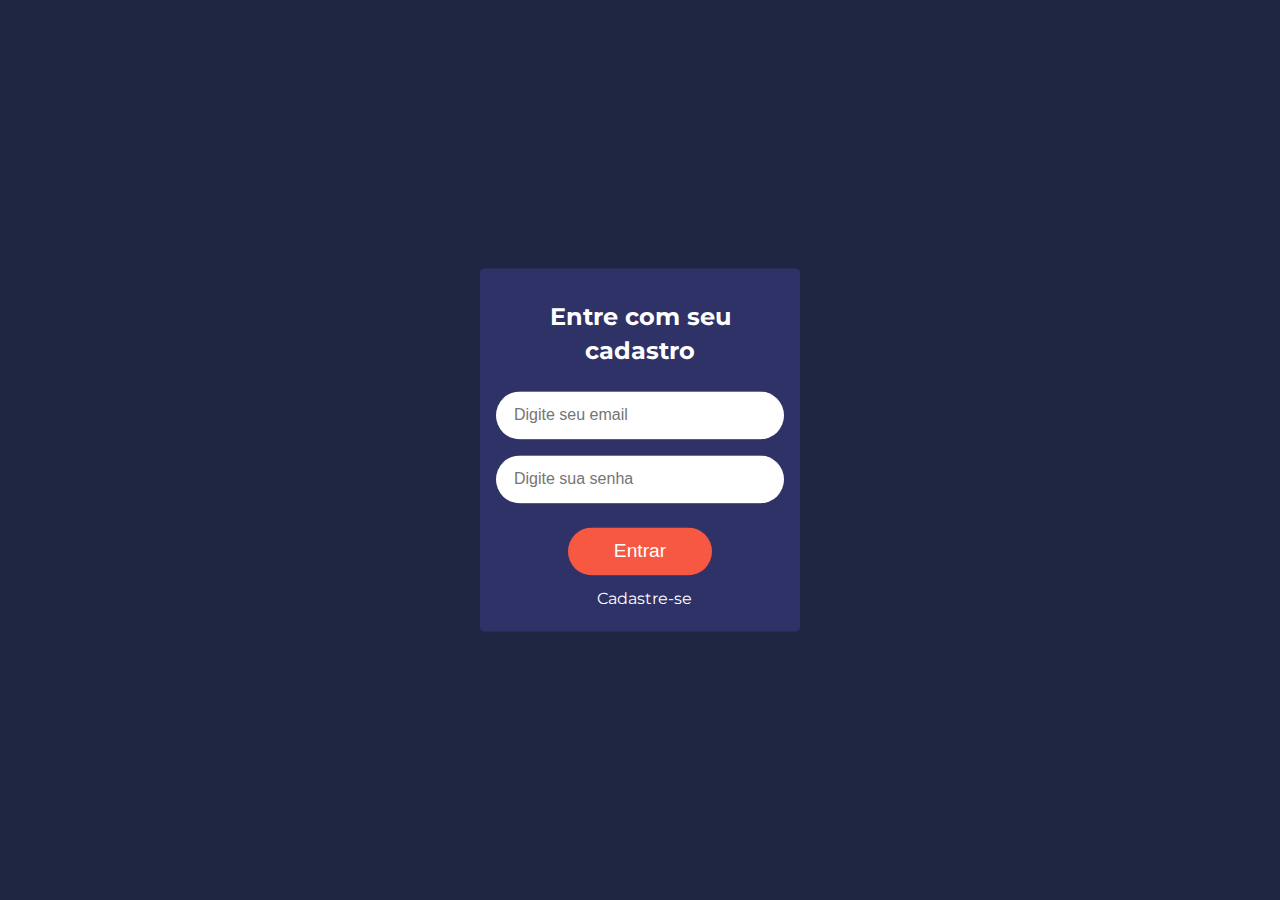
<file: login/login.html>
<!DOCTYPE html>
<html lang="en">
<head>
    <meta charset="UTF-8">
    <meta http-equiv="X-UA-Compatible" content="IE=edge">
    <meta name="viewport" content="width=device-width, initial-scale=1.0">
    <title>UNITED EDUCATIONAL</title>

    <!-- ICONSCOUT CDN -->
    <link rel="stylesheet" href="https://unicons.iconscout.com/release/v4.0.0/css/line.css">
    
    <!-- GOOGLE FONTS (MONTSERRAT) -->
    <link rel="preconnect" href="https://fonts.googleapis.com">
    <link rel="preconnect" href="https://fonts.gstatic.com" crossorigin>
    <link href="https://fonts.googleapis.com/css2?family=Montserrat:wght@4300;00;500;600;700;800;900&display=swap" rel="stylesheet">

    <link rel="stylesheet" href="../css/estilo.css">
    <link rel="stylesheet" href="../css/cadastro.css">

</head>
<body>
    <form>
        <h4>Entre com seu cadastro</h4>
        <input type="email" id="email" placeholder="Digite seu email" maxlength="50" />
        <input type="password" id="senha" placeholder="Digite sua senha" maxlength="50" />
        <i id="verSenha" class="uil uil-eye"></i>
        <label id="msgExtra"></label>
        <input onclick="entrar()" type="submit" name="login" value="Entrar" class="btn btn-primary" />
        <li><a href="cadastro.html" >Cadastre-se</a></li>
    </form>   
</body>
<script src="login.js"></script>
</html>
</file>
<file: css/estilo.css>
*{
    margin: 0%;
    padding: 0%;
    border: 0%;
    outline: 0%;
    text-decoration: none;
    list-style: none;
    box-sizing: border-box;
}

:root{
    --color-primary: #6c63ff;
    --color-success: #00bf8e;
    --color-warning: #f7c94b;
    --color-danger: #f75842;
    --color-danger-variant: rgba(247, 88, 66, 0.4);
    --color-white: #fff;
    --color-light: rgba(255, 255, 255, 0.7);
    --color-black: #000;
    --color-bg: #1f2641;
    --color-bg1: #2e3267;
    --color-bg2: #424890;

    --container-width-lg: 80%;
    --container-width-md: 90%;
    --container-width-sm: 94%;

    --transition: all 500ms ease;
}

body{
    font-family: 'Montserrat', sans-serif;
    line-height: 2;
    color: var(--color-white);
    background: var(--color-bg);
}

.container{
    width: var(--container-width-lg);
    margin: auto;
}

section{
    padding: 6rem 0;
}

section h2{
    text-align: center;
    margin-bottom: 4rem;
}

h1, h2, h3, h4, h5, p, small{
    pointer-events: none;
}

h1, h2, h3, h4, h5{
    line-height: 1.4;
}

h1{
    font-size: 2.4rem;
}

h2{
    font-size: 2.1rem;
}

h3{
    font-size: 1.8rem;
}

h4{
    font-size: 1.5rem;
}

a{
    color: var(--color-white);
}

img{
    width: 100%;
    display: inline-block;
    object-fit: cover;
    pointer-events: none;
}

.btn{
    display: inline-block;
    background: var(--color-white);
    color: var(--color-black);
    padding: 1rem 3rem;
    border: 1px solid transparent;
    font-weight: 500;
    transition: var(--transition);
}

.btn:hover{
    background-color: transparent;
    color: var(--color-white);
    border-color: var(--color-white);
}

.btn-primary{
    background: var(--color-danger);
    color: var(--color-white);
}

/*----------> NAVBAR <----------*/
nav{
    background: transparent;
    width: 100vw;
    height: 5rem;
    position: fixed;
    top: 0;
    z-index: 11;
}

/*--> Javascript <--*/
.window-scroll{
    background: var(--color-primary);
    transition: var(--transition);
    opacity: 0.9;
}

.nav__container{
    height: 100%;
    display: flex;
    justify-content: space-between;
    align-items: center;
}

nav button{
    display: none;
}

.nav__menu{
    display: flex;
    align-items: center;
    gap: 4rem;
}

.nav__menu a{
    font-size: 1.3rem;
    transition: var(--transition);
}

.nav__menu a:hover{
    color: var(--color-success);
}

/*----------> HEADER <----------*/
header{
    position: relative;
    top: 3rem;
    overflow: hidden;
    height: 100vh;
    margin-bottom: 1rem;
}

.header__container{
    display: grid;
    grid-template-columns: 1fr 1fr;
    align-items: center;
    gap: 1rem;
    height: 100%;
}

.header__left p{
    margin: 2rem 0 2rem;
    font-size: auto;
}

/*----------> CATEGORIAS <----------*/
.categories{
    background: var(--color-bg1);
    height: 100vh;
}

.categories h1{
    line-height: 1;
    margin-top: 3rem;
}

.categories__container{
    display: grid;
    grid-template-columns: 40% 60%;
    gap: 4rem;
}

.categories__left p{
    margin: 3rem 0 5rem;
    font-size: auto;
}

.categories__right{
    display: grid;
    grid-template-columns: repeat(3, 1fr);
    grid-auto-rows: flex;
    gap: 1.5rem;
}

.category{
    background: var(--color-bg2);
    padding: 1.1rem;
    border-radius: 1.5rem;
    transition: var(--transition);
}

.category:hover{
    box-shadow: 0 0.5rem 2rem rgba(0, 0, 255, 0.5);
    z-index: 1;
}

.category__icon{
    background: var(--color-primary);
    padding: 0.4rem;
    border-radius: 2rem;
    font-size: 1.5rem;
}

.category h5{
    margin: 0.5rem 0 0.5rem;
    font-size: 1rem;
}

.category p{
    font-size: 0.9rem;
}

.category:nth-child(2) .category__icon{
    background: var(--color-danger);
}

.category:nth-child(3) .category__icon{
    background: var(--color-success);
}

.category:nth-child(4) .category__icon{
    background: var(--color-warning);
}

.category:nth-child(5) .category__icon{
    background: var(--color-bg);
}

/*----------> CURSOS POPULARES <----------*/
.courses{
    margin: 1rem auto 1rem;
}

.courses__container{
    display: grid;
    grid-template-columns: repeat(3, 1fr);
    gap: 2rem;
}

.course{
    background: var(--color-bg1);
    text-align: center;
    border: 2px solid transparent;
    border-radius: 0 0 1rem 1rem;
}

.course:hover{
    transition: var(--transition);
    background: var(--transparent);
    border-color: var(--color-primary);

}

.course__info{
    padding: 1.5rem;
}

.course__info p{
    margin: 1.2rem auto 1rem;
    font-size: 0.9rem;
}

/*----------> FAQs <----------*/
.faqs{
    background: var(--color-bg1);
    box-shadow: inset 0 0 3rem rgba(0, 0, 0, 0.5);
}

.faqs__container{
    display: grid;
    grid-template-columns: 1fr 1fr;
    gap: 1rem;
}

.faq{
    padding: 1.5rem;
    display: flex;
    align-items: center;
    gap: 1.5rem;
    height: fit-content;
    background: var(--color-primary);
    cursor: pointer;
}

.faq h4{
    font-size: 1rem;
    line-height: 1.5;
}

.faq__icon{
    align-self: flex-start;
    font-size: 1.5rem;
}

.faq p{
    margin: 0.5rem;
    display: none;
}

.faq.open p{
    display: block;
}

/*----------> TESTEMUNHAS <----------*/
.testimonials__container{
    overflow-x: hidden;
    position: relative;
    margin-bottom: 5rem;
}

.testimonial{
    padding-top: 1rem;
    cursor: pointer;
}

.avatar{
    width: 15rem;
    height: 15rem;
    overflow: hidden;
    border-radius: 100%;
    margin: 0 auto 2rem;
    border: 0.5rem solid var(--color-bg1);
} 

.testimonial__info{
    text-align: center;
    font-size: 1.4rem;
}

.testimonial__body{
    background-color: var(--color-primary);
    padding: 2rem;
    margin-top: 3rem;
    position: relative;
}

.testimonial__body::before{
    content: "";
    display: inline-block;
    background: 
    linear-gradient(
        135deg,
        transparent,
        var(--color-primary),
        var(--color-primary),
        var(--color-primary),
        var(--color-primary)
    );
    width: 3rem;
    height: 3rem;
    position: absolute;
    left: 45%;
    top: -1.5rem;
    transform: rotate(45deg);
    z-index: -1;
}

/*----------> FOOTER <----------*/
footer{
    background: var(--color-bg1);
    padding-top: 4rem;
    font-size: 1rem;
}

.footer__container{
    display: grid;
    grid-template-columns: repeat(4, 1fr);
    gap: 5rem;
}

.footer__container > div h4{
    margin-bottom: 1rem;
}

.footer__1 p{
    margin: 0 0 3rem;
}

.footer__2{
    margin: 0 3rem 0;
    line-height: 1.8rem;
}

footer ul li{
    margin-bottom: 2;
}

footer ul li a:hover{
    text-decoration: underline;
    cursor: pointer;
}

.footer__socials{
    display: flex;
    gap: 1rem;
    font-size: 1.5rem;
    margin-top: 1rem;
}

.footer__copyright{
    text-align: center;
    font-size: 1rem;
    margin-top: 1rem;
    padding: 1rem 0;
    border-top: 1px solid var(--color-bg2);
}

/*----------> MEDIA QUERIES (Tablet) <----------*/
@media screen and (max-width: 1024px){
    
    .container{
        width: var(--container-width-md);
    }

    h1{
        font-size: 1.8rem;
    }

    h2{
        font-size: 1.6rem;
    }

    h3{
        font-size: 1.4rem;
    }

    h4{
        font-size: 1.2rem;
    }

    /*----------> NAVBAR <----------*/
    nav button{
        display: inline-block;
        background: transparent;
        font-size: 1.6rem;
        color: var(--color-white);
        cursor: pointer;
        border: hidden;
        z-index: 10;
    }

    nav button#close-menu-btn{
        display: none;
    }

    .nav__menu{
        position: fixed;
        top: 0;
        right: 0;
        height: fit-content;
        width: 15rem;
        flex-direction: column;
        gap: 0;
    }

    .nav__menu li{
        width: 100%;
        height: 5rem;
        animation: animateNavItems 150ms linear forwards;
        opacity: 0;
    }

    .nav__menu li:nth-child(2){
        animation-delay: 150ms;
    }

    .nav__menu li:nth-child(3){
        animation-delay: 200ms;
    }

    .nav__menu li:nth-child(4){
        animation-delay: 250ms;
    }

    @keyframes animateNavItems {
        0%{
            transform: translateY(0%);

        }
        100%{
            transform: translateY(100%);
            opacity: 0.9;
        }    
    }

    .nav__menu li a{
        background: var(--color-primary);
        box-shadow: -1rem 3rem 5rem rgba(0, 0, 0, 0.5);
        width: 100%;
        height: 100%;
        display: grid;
        place-items: center;
        font-size: 1.3rem;
    }

    .nav__menu li a:hover{
        background: var(--color-bg2);
        color: var(--color-white);
    }

    /*----------> HEADER <----------*/
    header{
        height: 60vh;
        margin-bottom: 5rem;
    }

    header h1{
        font-size: 1.6rem;
    }

    .header__container{
        gap: 0;
        padding-top: 3rem;
    }

    /*----------> CATEGORIAS <----------*/
    .categories{
        height: auto;
        padding-top: 0;
    }
    
    .categories__container{
        grid-template-columns: 1fr;
        gap: 1;
    }

    .categories__left{
        text-align: center;
    }

    .categories__left p{
        margin: 3rem auto 2rem;
    }

    /*----------> CURSOS <----------*/
    .courses{
        margin-top: 0;
    }
    
    .courses__container{
        grid-template-columns: 1fr 1fr;
        gap: 2rem
    }

    .courses h2{
        font-size: 1.8rem;
    }

    .course h4{
        font-size: 1.4rem;
    }

    /*----------> FAQs <----------*/
    .faqs__container{
        grid-template-columns: 1fr;
    }

    .faq{
        padding: 1rem;
    }

    /*----------> FOOTER <----------*/
    .footer__container{
        grid-template-columns: 1fr 1fr;
    } 
}

/*----------> MEDIA QUERIES (cel) <----------*/
@media screen and (max-width: 720px){

    .container{
        width: var(--container-width-sm);
    }

    /*----------> NAVBAR <----------*/
    nav i{
        padding-right: 1rem;
    }

    .nav__menu{
        width: 10rem;
    }

    /*----------> HEADER <----------*/
    header{
        height: 100vh;
        margin-bottom: 3rem;
        padding-bottom: 6rem;
    }

    .header__container{
        grid-template-columns: 1fr;
        text-align: center;
        margin-top: 3rem;
    }

    .header__left{
        padding-bottom: 1rem;
    }

    .header__right{
        justify-content: center;
        margin: 0 4rem 0;
    }

    /*----------> CATEGORIAS <----------*/
    .categories__left p{
        margin: 2rem auto 2rem;
    }
    
    .categories__right{
        grid-template-columns: 1fr 1fr;
        gap: 1.5rem;
    }

    .category{
        padding: 1rem;
        border-radius: 1rem;
    }

    .category__icon{
        border-radius: 0.5rem;
    }

    /*----------> CURSOS <----------*/
    .courses__container{
        grid-template-columns: 1fr;
    }

    .course{
        margin: 0 3rem 0;
    }

    /*----------> FAQs <----------*/
    .faqs__container{
        margin: 0 1rem 0;
    }

    /*----------> FAKES <----------*/
    .testimonial__body{
        padding: 1.2rem;
    }

    /*----------> FOOTER <----------*/
    .footer__container{
        grid-template-columns: 1fr;
        text-align: center;
        gap: 2rem;
    }

    .footer__1 p{
        margin-bottom: auto;
    }

    .permalinks > li{
        display: inline-block;
        padding: 0 0.5rem 0;
    }

    .footer__socials{
        justify-content: center;
    }
}
</file>
<file: css/contato.css>
.contact__container{
    background: var(--color-bg1);
    padding: 4rem;
    display: grid;
    grid-template-columns: 40% 60%;
    gap: 5rem;
    height: 30rem;
    margin: 10rem auto 10rem;
    border-radius: 1rem;
}

.contact__aside{
    background: var(--color-primary);
    padding: 2rem;
    border-radius: 1rem;
    position: relative;
    bottom: 10rem;
}

.contact__aside h2{
    text-align: left;
    margin-bottom: 0.5rem;
}

.contact__aside p{
    margin-bottom: 1rem;
}

.contact__details li{
    display: flex;
    gap: 1rem;
    align-items: center;
    font-size: 1.3rem;
}

.contact__socials{
    display: flex;
    gap: 1rem;
    margin-top: 1rem;
}

.contact__socials a{
    background: var(--color-bg2);
    padding: 0.5rem;
    border-radius: 100%;
    font-size: 1.5rem;
}

.contact__socials a:hover{
    transition: var(--transition);
    background: transparent;
}

.contact__form{
    display: flex;
    flex-direction: column;
    gap: 1rem;
    margin-right: 5rem;
}

.form__name{
    display: flex;
    gap: 2rem;
}

.contact__form input[type="text"]{
    width: 100%;
}

input, textarea{
    width: 100%;
    padding: 1rem;
    background: var(--color-bg);
    color: var(--color-white);
    border: none;
    font-size: 1.1rem;
}

.contact__form .btn{
    width: max-content;
    margin-top: 1rem;
    cursor: pointer;
    font-size: 1.2rem;
}

@media screen and (max-width: 1024px){

    .contact__container{
        gap: 1.5rem;
        margin-top: 1rem;
        height: auto;
        padding: 1.5rem;
    }

    .contact__aside{
        width: auto;
        padding: 1.5rem;
        bottom: 0;
    }

    .contact__form{
        display: flex;
        flex-direction: column;
        gap: 0.5rem;
        margin: 5rem 2rem 0 0;
    }

    .contact__details li{
        font-size: 1.2rem;
    }

    .form__name{
        gap: 1rem;
    }
}

@media screen and (max-width: 720px){
    
    .contact__container{
        grid-template-columns: 1fr;
        margin-top: 0;
        padding: 0;
    }

    .contact__aside{
        border-radius: 1rem 1rem 0 0;
    }

    .contact__aside img{
        width: 80%;
    }

    .contact__form{
        margin: 0 1.5rem 3rem;
    }

    .form__name{
        flex-direction: column;
        gap: 0.5rem;
    }
}
</file>
<file: css/sobre.css>
.about__achievements{
    margin-top: 5rem;
}

.about__achievements-container{
    display: grid;
    grid-template-columns: 40% 60%;
    gap: 4rem;
}


.about__achievements-right > p{
    margin: 2rem 0 2rem;
}

.achievements__cards{
    display: grid;
    grid-template-columns: repeat(3, 1fr);
    gap: 1.5rem;
}

.achievement__card{
    background: var(--color-bg1);
    padding: 1rem;
    border-radius: 1.5rem;
    text-align: center;
    transition: var(--transition);
}

.achievement__card:hover{
    background: var(--color-bg2);
    box-shadow: 0 0.5rem 2rem rgba(0, 0, 0, 0.3);
}

.achievement__icon{
    background: var(--color-danger);
    font-size: 2rem;
    padding: 0 1.5rem 0;
    border-radius: 1rem;
    display: inline-block;
    margin-bottom: 1rem;
}

.achievement__card:nth-child(2) .achievement__icon{
    background: var(--color-success);
}

.achievement__card:nth-child(3) .achievement__icon{
    background: var(--color-primary);
}

.achievement__card p{
    margin-top: 0.5rem;
    font-size: 1.2rem;
}

/*---------------------------*/

.team{
    background: var(--color-bg1);
    border-bottom: 1px solid var(--color-bg2);
}

.team__container{
    display: grid;
    grid-template-columns: repeat(4, 1fr);
    gap: 1.5rem;
}

.team__member{
    background: var(--color-bg2);
    padding: 1rem;
    border: 1px solid transparent;
    transition: var(--transition);
    position: relative;
    overflow: hidden;
    border-radius: 1rem;
}

.team__member:hover{
    background: transparent;
    border-color: var(--color-primary);
}

.team__member-image img{
    filter: saturate(0);
    border-radius: 0.5rem;
}

.team__member:hover img{
    transition: var(--transition);
    filter: saturate(1);
}

.team__member-info *{
    text-align: center;
    margin: 1rem 0 1rem;
}

.team__member-info p{
    color: var(--color-light);
    font-size: 1.2rem;
}

.team__member-socials{
    position: absolute;
    top: 35%;
    transform: translateY(-50%);
    right: -100%;
    display: flex;
    flex-direction: column;
    background: var(--color-primary);
    border-radius: 1rem 0 0 1rem;
    box-shadow: -0.5rem 0 1rem rgba(0, 0, 0, 0.5);
    transition: var(--transition);
}

.team__member:hover .team__member-socials{
    right: 0;
}

.team__member-socials a{
    font-size: 1.5rem;
    padding: 0.5rem;
    cursor: pointer;
}

/* --------------------------------*/
@media screen and (max-width: 1024px){
    
    .about__achievements{
        margin-top: 1rem;
    }

    .about__achievements-container{
        grid-template-columns: 1fr;
        gap: 1rem;
    }

    .about__achievements-left{
        width: 70%;
        justify-self: center;
    }

    .about__achievements-right{
        text-align: center;
    }

    .team__container{
        grid-template-columns: repeat(3, 1fr);
    }

    .team__member{
        padding: 0.5rem;
    }

    .team__member p{
        line-height: 1.5rem;
        padding: 0.5rem;
    }

    .team__member-socials a{
        font-size: 1.4rem;
        padding: 0.5rem;
    }
}

@media screen and (max-width: 720px){
    
    .achievements__cards{
        display: inline-block;
        grid-template-columns: 1fr;
    }

    .achievement__card{
        margin: 0 0 1.5rem;
        padding: 1rem 5rem 1rem;
    }

    .team__container{
        grid-template-columns: 1fr 1fr;
        gap: 1rem;
    }
    
    .team__member{
        padding: 0;
    }

    .team__member-info p{
        font-size: 1.1rem;
    }

    .team__member img{
        border-radius: 0;
    }

    .team__member-socials{
        margin-right: -0.05rem;
    }

    .team__member-socials a{
        font-size: 1.3rem;
    }
}
</file>
<file: css/cadastro.css>
body{
    background-color: var(--color-bg);
}

form{
    background-color: var(--color-bg1);
    max-width: 20rem;
    width: 50%;
    padding: 1rem;
    position: absolute;
    left: 50%;
    top: 50%;
    transform: translate(-50%, -50%);
    border-radius: 0.3rem;
}

form h4{
    text-align: center;
    margin: 1rem 0.5rem 1rem;
}

form input[type=text],
form input[type=email],
form input[type=password]{
    width: 100%;
    height: 3rem;
    border-radius: 3rem;
    padding-left: 1rem;
    margin: 0.5rem 0;
    border-color: transparent;
    font-size: 1rem;
}

form input[type="submit"]{
    cursor: pointer;
    width: 50%;
    height: 3rem;
    margin: 1rem 4.4rem 0.5rem;
    border: 0;
    border-radius: 3rem;
    border: 1px solid transparent;
}

form input[value="Entrar"],
form input[value="Cadastrar"]{
    margin-left: 4.5rem;
    font-size: 1.2rem;
    padding: 0;
}

form input[type=text]:focus,
form input[type=email]:focus, 
form input[type=password]:focus{
    outline: 0;
    border-color: var(--color-success);
}

#msgExtra{
    font-size: 1rem;
    color: red;
}

form a{
    padding-left: 6.3rem;
}

form a:hover{
    text-decoration: underline;
    cursor: pointer;
}

#entrar {
    padding-left: 1.3rem;
}

.uil-eye{
    color: black;
    position: absolute;
    margin: -3rem 15.5rem 0;
    cursor: pointer;
}

.uil-eye-slash{
    color: black;
    position: absolute;
    margin: -3rem 15.5rem 0;
    cursor: pointer;
}

@-moz-document url-prefix(){
    .uil-eye{
        margin: 1rem -2rem 0;
    }
    .uil-eye-slash{
        margin: 1rem -2rem 0;
    }
}

#msgErro{
    font-size: 0.9rem;
    color: red;
    background-color: #ffbbbb;
    padding: 0.3rem;
    border-radius: 0.3rem;
    margin-left: 0.5rem;
    display: none;
}

#msgCadastro{
    font-size: 1rem;
    color: var(--color-success);
    background-color: #bbffbe;
    padding: 0.3rem;
    border-radius: 0.3rem;
    margin-left: 0.7rem;
    display: none;
}
</file>
